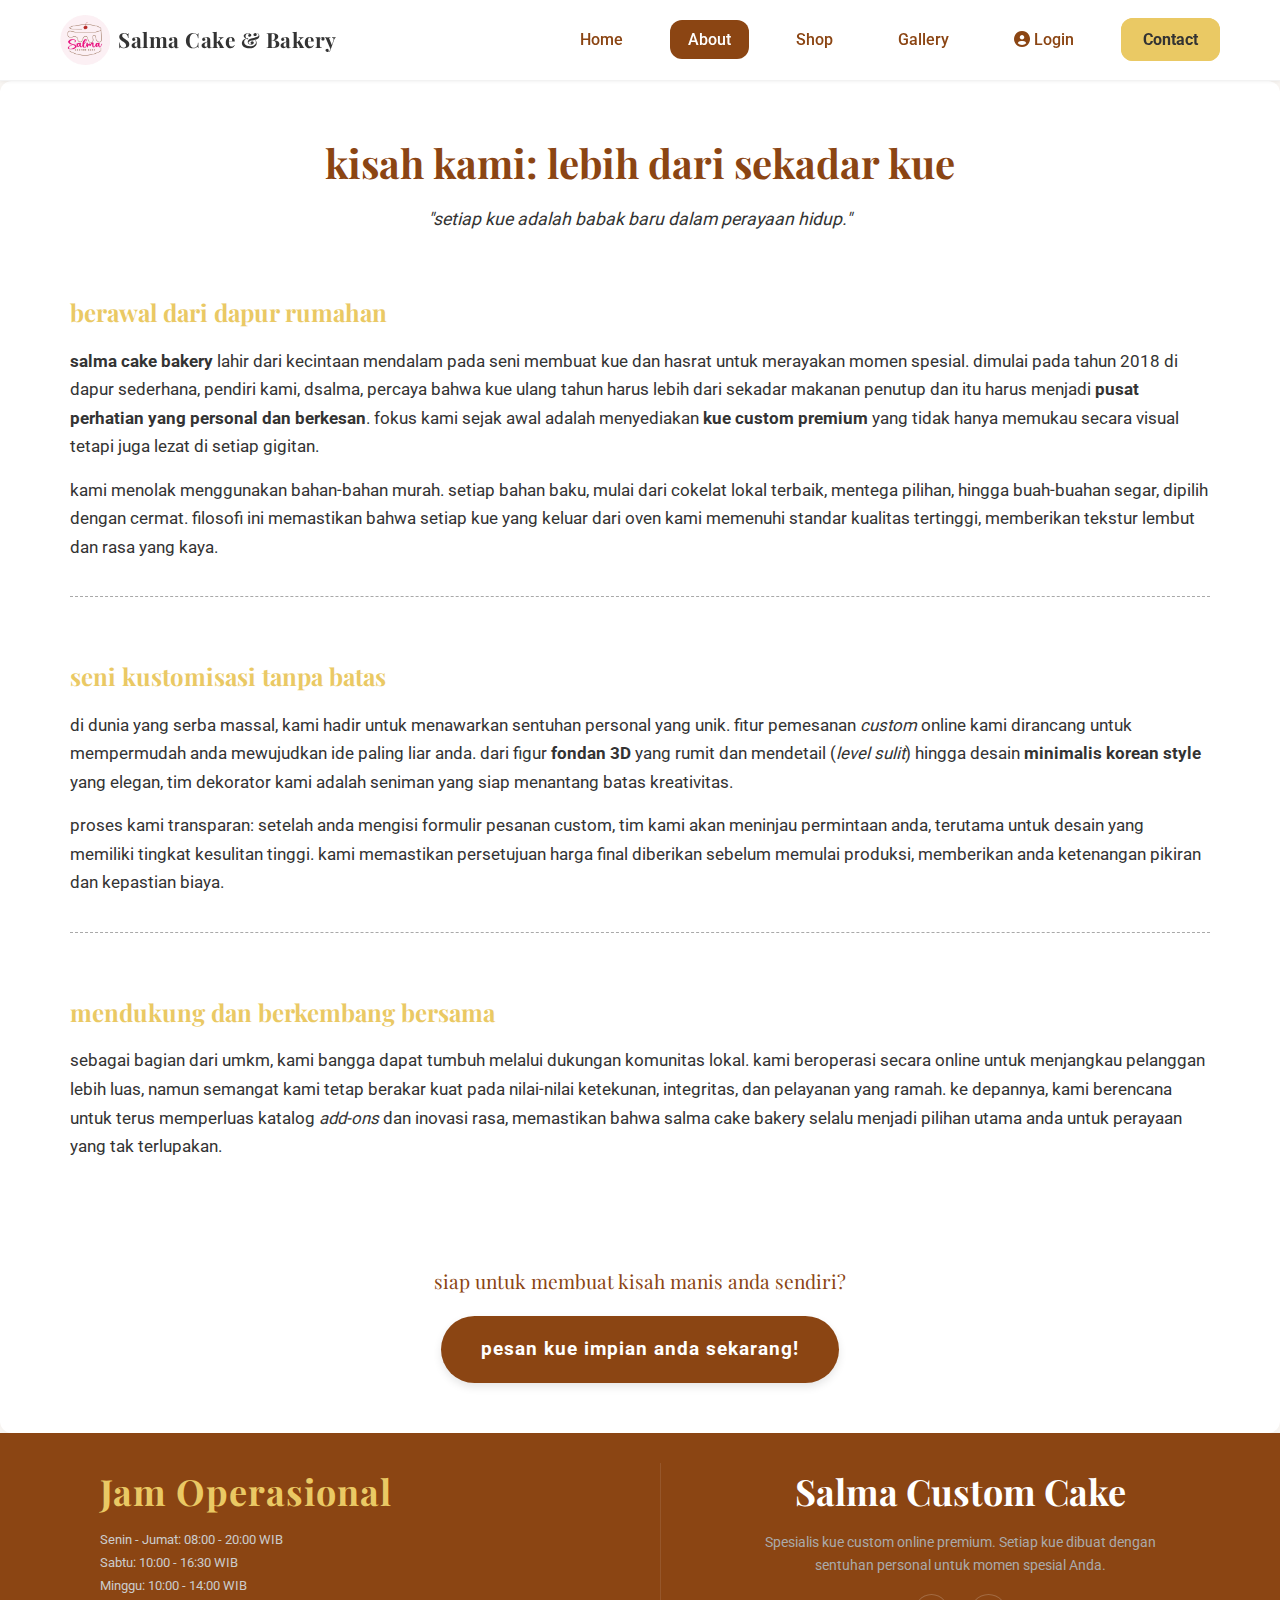
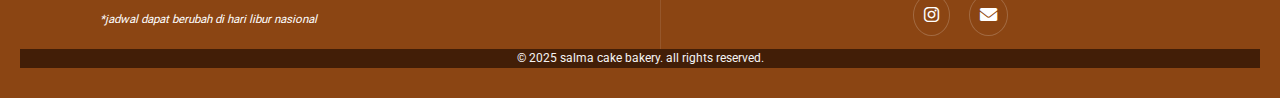
<file: about.html>
<!DOCTYPE html>
<html lang="id">
<head>
    <meta charset="UTF-8">
    <title>Tentang Kami - Salma Cake & Bakery</title>
    <link rel="icon" type="image/png" href="img/logo/logo.png">
    <link rel="stylesheet" href="font/Playfair_Display/PlayfairDisplay.css">
    <link rel="stylesheet" href="font/Roboto/Roboto.css">

    <link rel="stylesheet" href="https://cdnjs.cloudflare.com/ajax/libs/font-awesome/6.0.0-beta3/css/all.min.css"> 
    
    <link rel="stylesheet" href="css/style.css">
</head>
<body>

    <header>
    <a href="index.html" class="logo">
            <img src="img/logo/logo.png" alt="Logo Salma Cake Bakery" class="logo-img">
            Salma Cake & Bakery
        </a>
        <nav class="navbar">
            <a href="index.html">Home</a>
            <a href="about.html" class="active">About</a>
            <a href="form-order.html">Shop</a>
            <a href="gallery.html">Gallery</a>
            <a href="login.html" class="account-icon" title="Login / Akun Saya">
                <i class="fas fa-user-circle"></i> Login
            </a>
            <a href="contact.html" class="cta-button">Contact</a>
        </nav>
    </header>

    <main class="about-content">
        <h1>kisah kami: lebih dari sekadar kue</h1>
        <p class="subtitle" style="text-align: center; font-style: italic; font-size: 1.1em; margin-bottom: 40px;">"setiap kue adalah babak baru dalam perayaan hidup."</p>

        <section class="story-section">
            <h2>berawal dari dapur rumahan</h2>
            <p>
                <b>salma cake bakery</b> lahir dari kecintaan mendalam pada seni membuat kue dan hasrat untuk merayakan momen spesial. dimulai pada tahun 2018 di dapur sederhana, pendiri kami, dsalma, percaya bahwa kue ulang tahun harus lebih dari sekadar makanan penutup dan itu harus menjadi <b>pusat perhatian yang personal dan berkesan</b>. fokus kami sejak awal adalah menyediakan <b>kue custom premium</b> yang tidak hanya memukau secara visual tetapi juga lezat di setiap gigitan.
            </p>
            <p>
                kami menolak menggunakan bahan-bahan murah. setiap bahan baku, mulai dari cokelat lokal terbaik, mentega pilihan, hingga buah-buahan segar, dipilih dengan cermat. filosofi ini memastikan bahwa setiap kue yang keluar dari oven kami memenuhi standar kualitas tertinggi, memberikan tekstur lembut dan rasa yang kaya.
            </p>
        </section>

        <section class="story-section">
            <h2>seni kustomisasi tanpa batas</h2>
            <p>
                di dunia yang serba massal, kami hadir untuk menawarkan sentuhan personal yang unik. fitur pemesanan <i>custom</i> online kami dirancang untuk mempermudah anda mewujudkan ide paling liar anda. dari figur <b>fondan 3D</b> yang rumit dan mendetail (<i>level sulit</i>) hingga desain <b>minimalis korean style</b> yang elegan, tim dekorator kami adalah seniman yang siap menantang batas kreativitas.
            </p>
            <p>
                proses kami transparan: setelah anda mengisi formulir pesanan custom, tim kami akan meninjau permintaan anda, terutama untuk desain yang memiliki tingkat kesulitan tinggi. kami memastikan persetujuan harga final diberikan sebelum memulai produksi, memberikan anda ketenangan pikiran dan kepastian biaya.
            </p>
        </section>

        <section class="story-section">
            <h2>mendukung dan berkembang bersama</h2>
            <p>
                sebagai bagian dari umkm, kami bangga dapat tumbuh melalui dukungan komunitas lokal. kami beroperasi secara online untuk menjangkau pelanggan lebih luas, namun semangat kami tetap berakar kuat pada nilai-nilai ketekunan, integritas, dan pelayanan yang ramah. ke depannya, kami berencana untuk terus memperluas katalog <i>add-ons</i> dan inovasi rasa, memastikan bahwa salma cake bakery selalu menjadi pilihan utama anda untuk perayaan yang tak terlupakan.
            </p>
        </section>

        <div class="cta-about">
            <p>siap untuk membuat kisah manis anda sendiri?</p>
            <a href="form-order.html" class="cta-large">pesan kue impian anda sekarang!</a>
        </div>
    </main>

    <footer>
        <div class="footer-grid">
            <div class="working-hours">
                <h3>Jam Operasional</h3>
                <p>Senin - Jumat: 08:00 - 20:00 WIB</p>
                <p>Sabtu: 10:00 - 16:30 WIB</p>
                <p>Minggu: 10:00 - 14:00 WIB</p>
                <small class="note-disclaimer"><i>*jadwal dapat berubah di hari libur nasional</i></small>
            </div>
            <div class="footer-socmed">
                <a href="index.html" class="footer-logo">Salma Custom Cake</a>
                <p class="footer-description">
                    Spesialis kue custom online premium. Setiap kue dibuat dengan sentuhan personal untuk momen spesial Anda.
                </p>
                <div class="social-icons">
                    <a href="https://instagram.com/kueulangtahunmurahdepok" target="_blank" aria-label="instagram"><i class="fab fa-instagram"></i></a>
                    <a href="https://mail.google.com/mail/?view=cm&fs=1&to=salmacakebakery@gmail.com" target="_blank" aria-label="email"><i class="fas fa-envelope"></i></a>
                </div>
            </div>
        </div>
        <div class="copyright">
            <p>&copy; 2025 salma cake bakery. all rights reserved.</p>
        </div>
    </footer>

    <script src="js/javascript.js"></script>
</body>
</html>
</file>
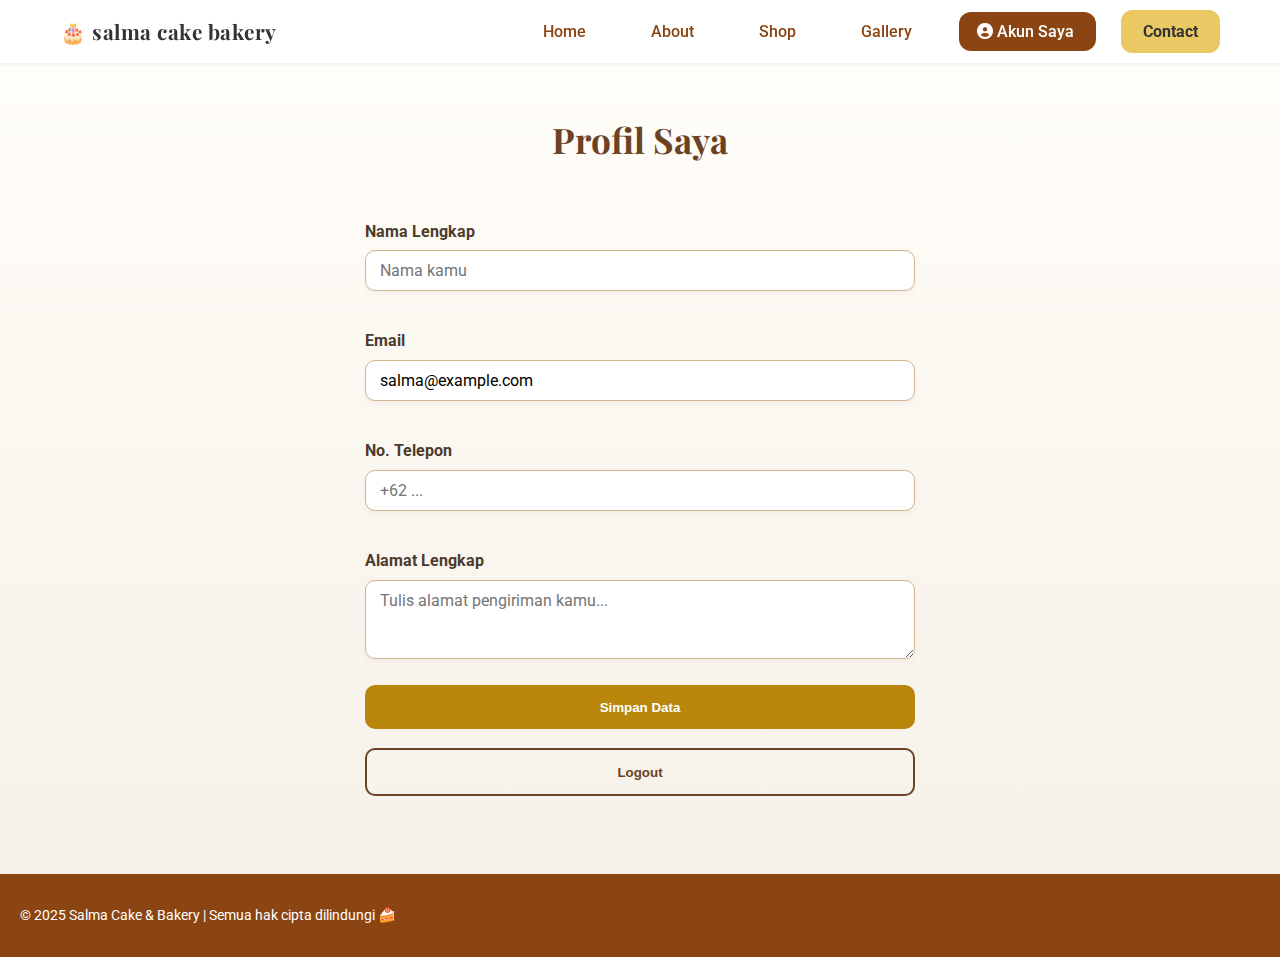
<file: account.html>
<!DOCTYPE html>
<html lang="id">
<head>
  <meta charset="UTF-8">
  <meta name="viewport" content="width=device-width, initial-scale=1.0">
  <title>Akun Saya - Salma Cake & Bakery</title>

  <link rel="stylesheet" href="font/Playfair_Display/PlayfairDisplay.css">
  <link rel="stylesheet" href="font/Roboto/Roboto.css">
  <link rel="stylesheet" href="https://cdnjs.cloudflare.com/ajax/libs/font-awesome/6.0.0-beta3/css/all.min.css">
  <link rel="stylesheet" href="css/style.css">
</head>
<body>

  <header>
    <a href="index.html" class="logo">🎂 salma cake bakery</a>
    <nav class="navbar">
      <a href="index.html">Home</a>
      <a href="about.html">About</a>
      <a href="form-order.html">Shop</a>
      <a href="gallery.html">Gallery</a>
      <a href="account.html" class="account-icon active" title="Akun Saya">
        <i class="fas fa-user-circle"></i> Akun Saya
      </a>
      <a href="contact.html" class="cta-button">Contact</a>
    </nav>
  </header>

    <main class="account-page">
    <h1>Profil Saya</h1>

    <form id="accountForm" class="profile-form">
        <div class="form-group">
        <label for="name">Nama Lengkap</label>
        <input type="text" id="name" name="name" placeholder="Nama kamu" required>
        </div>

        <div class="form-group">
        <label for="email">Email</label>
        <input type="email" id="email" name="email" readonly>
        </div>

        <div class="form-group">
        <label for="phone">No. Telepon</label>
        <input type="text" id="phone" name="phone" placeholder="+62 ...">
        </div>

        <div class="form-group">
        <label for="address">Alamat Lengkap</label>
        <textarea id="address" name="address" rows="3" placeholder="Tulis alamat pengiriman kamu..."></textarea>
        </div>

        <button type="submit" class="save-btn">Simpan Data</button>
        <button id="logout-btn" class="logout-btn">Logout</button>
    </form>
    </main>

  <footer>
    <p>© 2025 Salma Cake & Bakery | Semua hak cipta dilindungi 🍰</p>
  </footer>

  <script>
    document.addEventListener("DOMContentLoaded", function() {
      const form = document.getElementById("accountForm");
      const logoutBtn = document.getElementById("logout-btn");

      // ambil data user dari localStorage
      const userData = JSON.parse(localStorage.getItem("userData")) || {};

      // isi form pakai data yang tersimpan
      if (userData) {
        document.getElementById("name").value = userData.name || "";
        document.getElementById("email").value = userData.email || "salma@example.com";
        document.getElementById("phone").value = userData.phone || "";
        document.getElementById("address").value = userData.address || "";
      }

      // simpan data ke localStorage
      form.addEventListener("submit", function(e) {
        e.preventDefault();
        const updatedData = {
          name: document.getElementById("name").value,
          email: document.getElementById("email").value,
          phone: document.getElementById("phone").value,
          address: document.getElementById("address").value
        };
        localStorage.setItem("userData", JSON.stringify(updatedData));
        alert("Data berhasil disimpan! 🍰");
      });

      // logout
      logoutBtn.addEventListener("click", function() {
        localStorage.removeItem("isLoggedIn");
        localStorage.removeItem("userData");
        alert("Kamu telah logout 🩷");
        window.location.href = "login.html";
      });
    });
  </script>
</body>
</html>
</file>
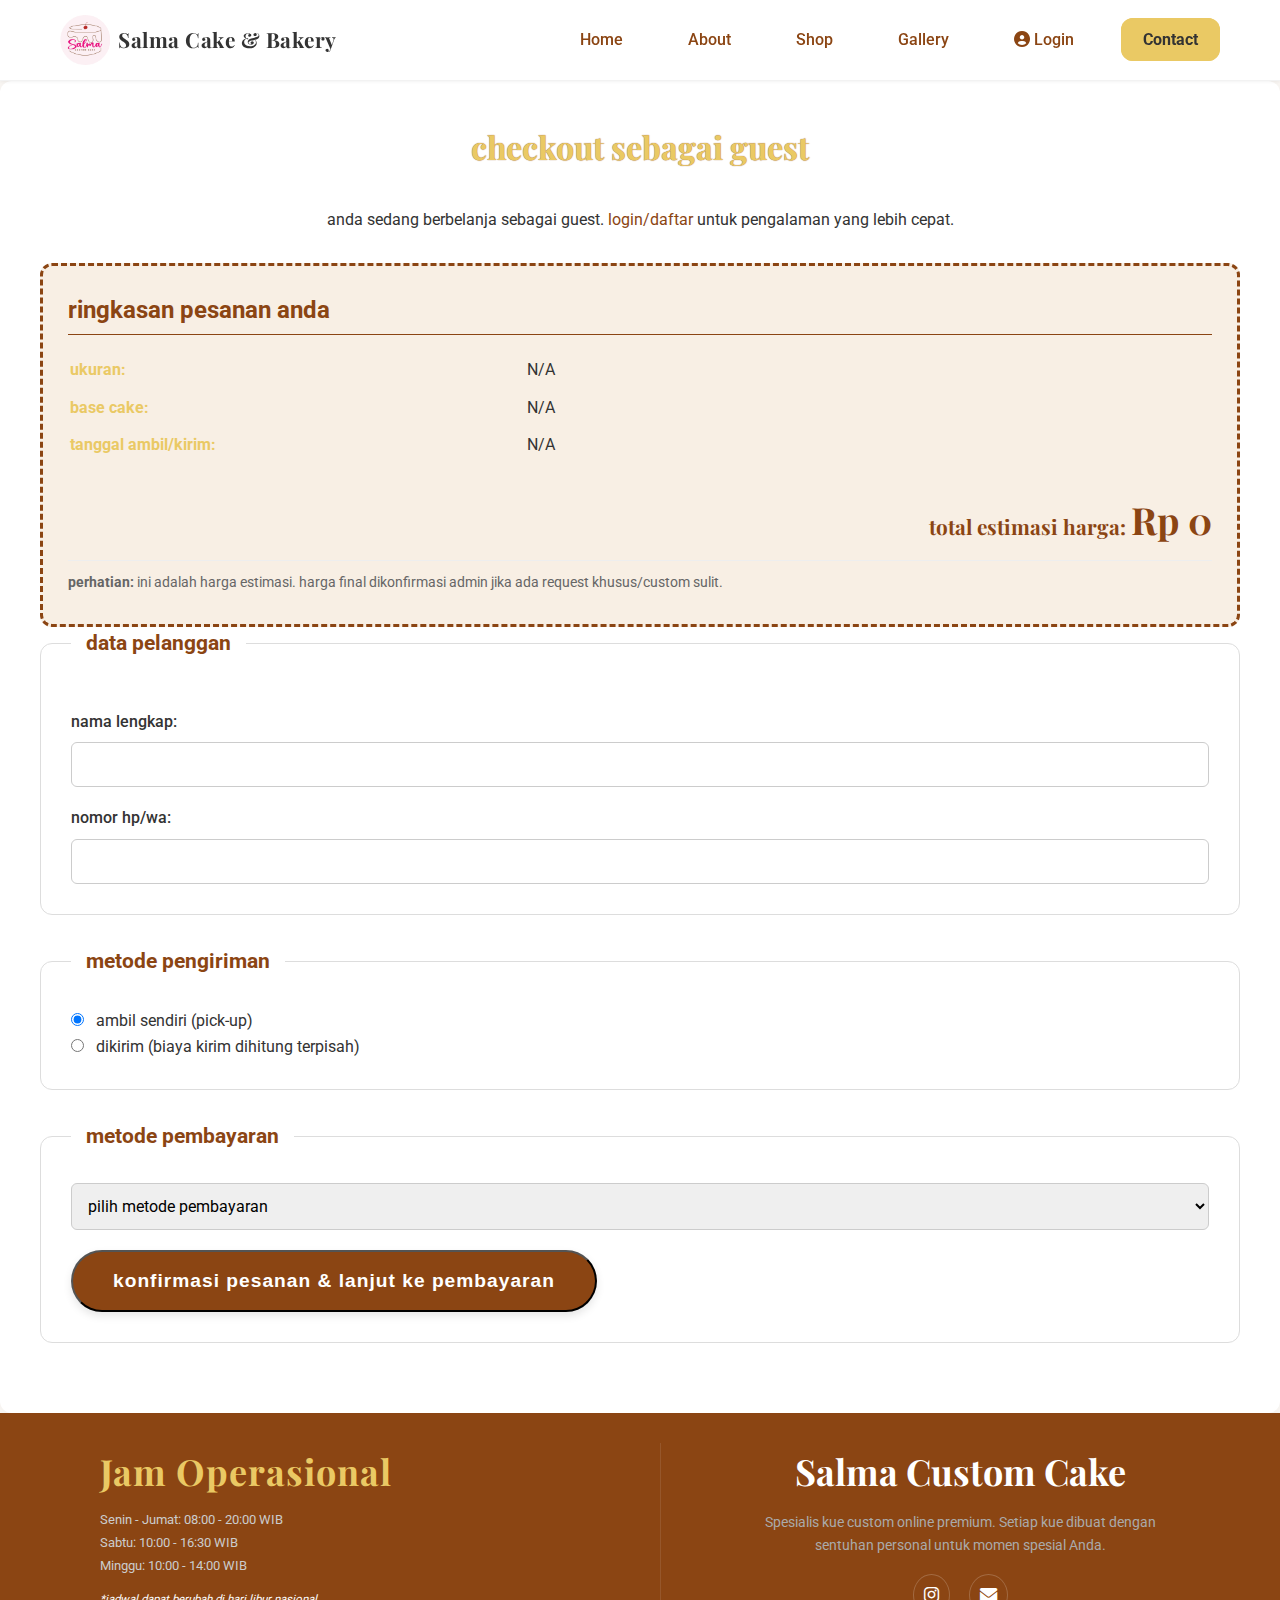
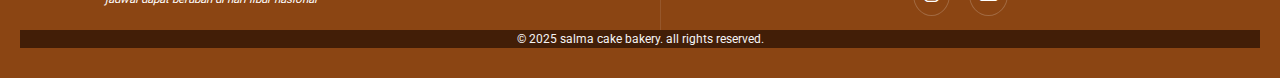
<file: checkout.html>
<!DOCTYPE html>
<html lang="id">
<head>
    <meta charset="UTF-8">
    <title>Checkout - Salma Cake & Bakery</title>
    <link rel="icon" type="image/png" href="img/logo/logo.png">
    <link rel="stylesheet" href="font/Playfair_Display/PlayfairDisplay.css">
    <link rel="stylesheet" href="font/Roboto/Roboto.css">

    <link rel="stylesheet" href="https://cdnjs.cloudflare.com/ajax/libs/font-awesome/6.0.0-beta3/css/all.min.css"> 
    
    <link rel="stylesheet" href="css/style.css">
</head>
<body>

    <header>
        <a href="index.html" class="logo">
            <img src="img/logo/logo.png" alt="Logo Salma Cake Bakery" class="logo-img">
            Salma Cake & Bakery
        </a>
        <nav class="navbar">
            <a href="index.html">Home</a>
            <a href="about.html">About</a>
            <a href="form-order.html">Shop</a>
            <a href="gallery.html">Gallery</a>
            <a href="login.html" class="account-icon" title="Login / Akun Saya">
                <i class="fas fa-user-circle"></i> Login
            </a>
            <a href="contact.html" class="cta-button">Contact</a>
        </nav>
    </header>

    <main class="checkout-content">
        <h1 id="checkout-title">checkout sebagai guest</h1>
        <p id="checkout-status" style="text-align: center; color: var(--text-muted); margin-bottom: 30px;">
            anda sedang berbelanja sebagai guest. <a href="login.html">login/daftar</a> untuk pengalaman yang lebih cepat.
        </p>
        
        <div id="checkoutSummary">
            <h2>ringkasan pesanan anda</h2>
            <table>
                <tr><th>ukuran:</th><td id="checkout_ukuran"></td></tr>
                <tr><th>base cake:</th><td id="checkout_base_cake"></td></tr>
                <tr><th>tanggal ambil/kirim:</th><td id="checkout_tanggal"></td></tr>
            </table>
            
            <h3 class="total-harga">total estimasi harga: <span id="checkout_total">rp 0</span></h3>
            <p class="warning-note">
                <b>perhatian:</b> ini adalah harga estimasi. harga final dikonfirmasi admin jika ada request khusus/custom sulit.
            </p>
        </div>

        <form id="checkoutForm">
            <fieldset>
                <legend>data pelanggan</legend>
                <label for="nama">nama lengkap:</label>
                <input type="text" id="nama" name="nama" required>
                
                <label for="nohp">nomor hp/wa:</label>
                <input type="tel" id="nohp" name="nohp" required minlength="10" title="nomor hp/wa minimal 10 digit">
            </fieldset>

            <fieldset>
                <legend>metode pengiriman</legend>
                <input type="radio" id="ambil" name="metode_kirim" value="ambil" checked for="ambil"> ambil sendiri (pick-up)<br>
                
                <input type="radio" id="kirim" name="metode_kirim" value="kirim" for="kirim"> dikirim (biaya kirim dihitung terpisah)
                
                <div id="alamat_kirim" style="display:none;">
                    <label for="alamat">alamat lengkap:</label>
                    <textarea id="alamat" name="alamat" rows="3" placeholder="masukkan alamat lengkap anda..."></textarea>
                </div>
            </fieldset>
            
            <fieldset>
                <legend>metode pembayaran</legend>
                <select id="payment_method" name="payment_method" required>
                    <option value="">pilih metode pembayaran</option>
                    <option value="transfer_bca">transfer bank bca</option>
                    <option value="transfer_mandiri">transfer bank mandiri</option>
                    <option value="ewallet">e-wallet (dana/ovo)</option>
                </select>
                <button type="submit" class="cta-large">konfirmasi pesanan & lanjut ke pembayaran</button>
            </fieldset>
        </form>
    </main>

    <footer>
        <div class="footer-grid">
            <div class="working-hours">
                <h3>Jam Operasional</h3>
                <p>Senin - Jumat: 08:00 - 20:00 WIB</p>
                <p>Sabtu: 10:00 - 16:30 WIB</p>
                <p>Minggu: 10:00 - 14:00 WIB</p>
                <small class="note-disclaimer"><i>*jadwal dapat berubah di hari libur nasional</i></small>
            </div>
            <div class="footer-socmed">
                <a href="index.html" class="footer-logo">Salma Custom Cake</a>
                <p class="footer-description">
                    Spesialis kue custom online premium. Setiap kue dibuat dengan sentuhan personal untuk momen spesial Anda.
                </p>
                <div class="social-icons">
                    <a href="https://instagram.com/kueulangtahunmurahdepok" target="_blank" aria-label="instagram"><i class="fab fa-instagram"></i></a>
                    <a href="https://mail.google.com/mail/?view=cm&fs=1&to=salmacakebakery@gmail.com" target="_blank" aria-label="email"><i class="fas fa-envelope"></i></a>
                </div>
            </div>
        </div>
        <div class="copyright">
            <p>&copy; 2025 salma cake bakery. all rights reserved.</p>
        </div>
    </footer>

    <script src="js/javascript.js"></script>
</body>
</html>
</file>
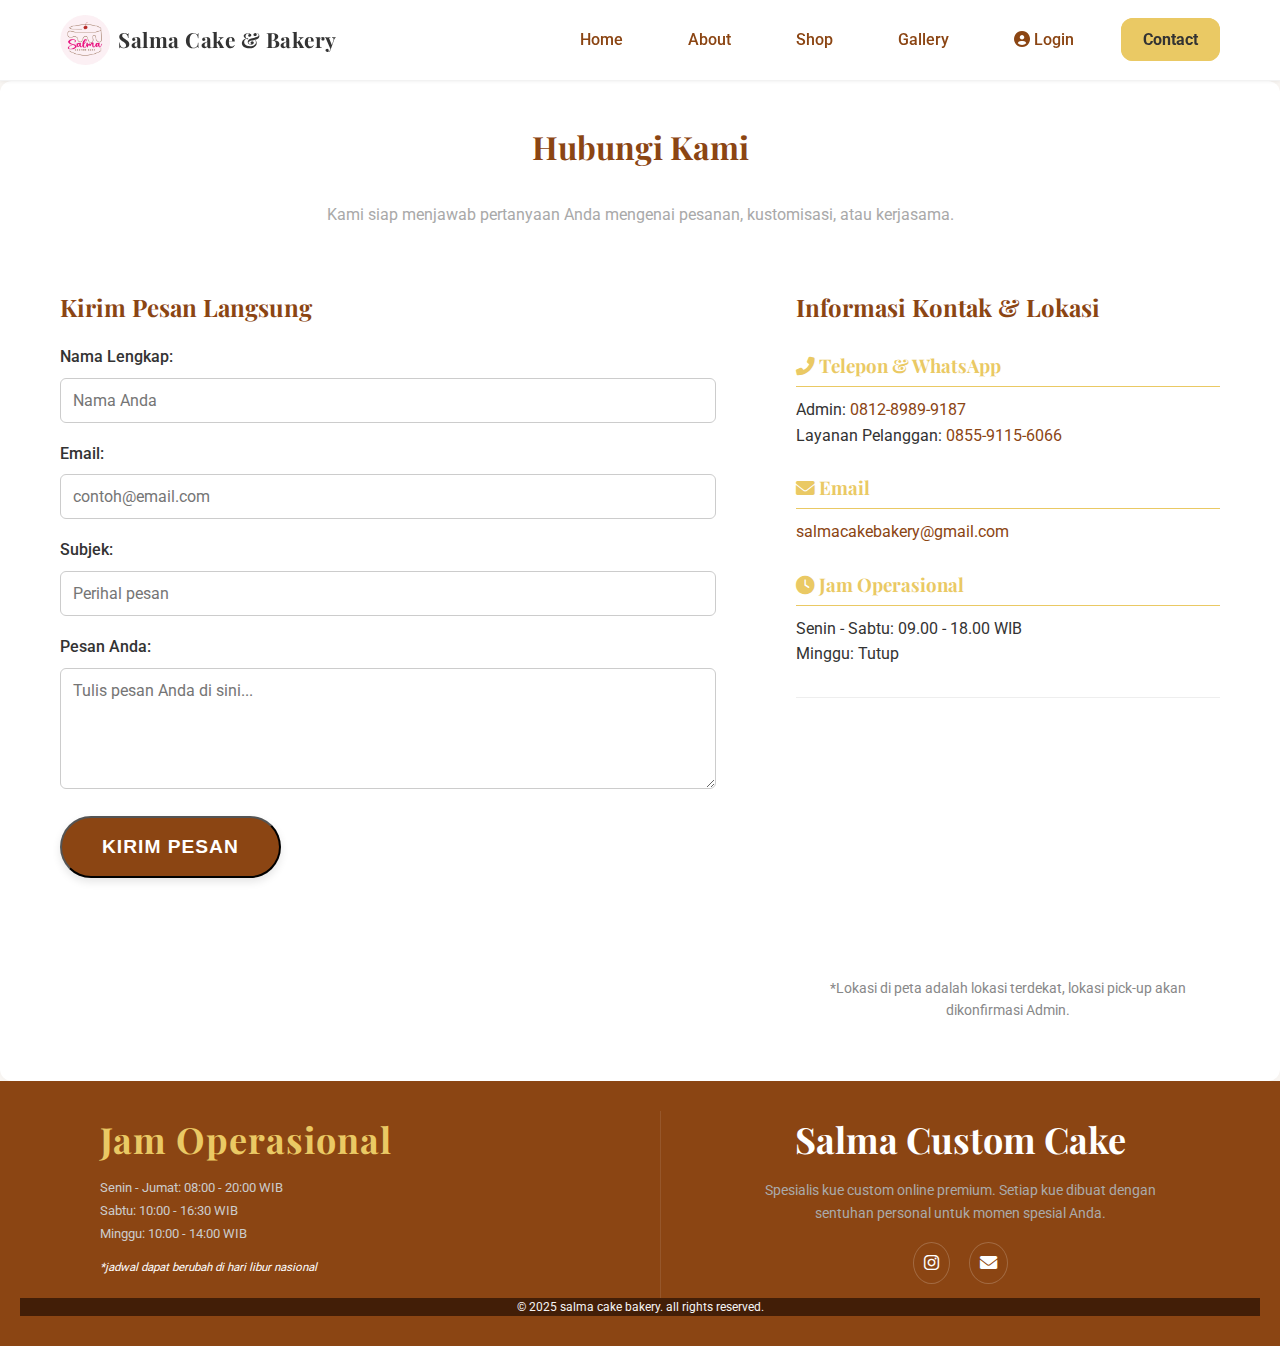
<file: contact.html>
<!DOCTYPE html>
<html lang="id">
<head>
    <meta charset="UTF-8">
    <meta name="viewport" content="width=device-width, initial-scale=1.0">
    <title>Contact Us - Salma Cake & Bakery</title>
    <link rel="icon" type="image/png" href="img/logo/logo.png">
    <link rel="stylesheet" href="font/Playfair_Display/PlayfairDisplay.css">
    <link rel="stylesheet" href="font/Roboto/Roboto.css">
    
    <link rel="stylesheet" href="https://cdnjs.cloudflare.com/ajax/libs/font-awesome/6.0.0-beta3/css/all.min.css">
    
    <link rel="stylesheet" href="css/style.css">
</head>
<body>

    <header>
        <a href="index.html" class="logo">
            <img src="img/logo/logo.png" alt="Logo Salma Cake Bakery" class="logo-img">
            Salma Cake & Bakery
        </a>
        <nav class="navbar">
            <a href="index.html">Home</a>
            <a href="about.html">About</a>
            <a href="form-order.html">Shop</a>
            <a href="gallery.html">Gallery</a>
            <a href="login.html" class="account-icon" title="Login / Akun Saya">
                <i class="fas fa-user-circle"></i> Login
            </a>
            <a href="contact.html" class="cta-button" class="active">Contact</a>
        </nav>
    </header>

    <main class="contact-content">
        <h1>Hubungi Kami</h1>
        <p class="subtitle" style="text-align: center; margin-bottom: 40px; color: var(--accent-color);">Kami siap menjawab pertanyaan Anda mengenai pesanan, kustomisasi, atau kerjasama.</p>

        <div class="contact-grid">
            
            <div class="form-container">
                <h2>Kirim Pesan Langsung</h2>
                <form id="contactForm">
                    <label for="contact_nama">Nama Lengkap:</label>
                    <input type="text" id="contact_nama" name="contact_nama" placeholder="Nama Anda" required>

                    <label for="contact_email">Email:</label>
                    <input type="email" id="contact_email" name="contact_email" placeholder="contoh@email.com" required>

                    <label for="contact_subject">Subjek:</label>
                    <input type="text" id="contact_subject" name="contact_subject" placeholder="Perihal pesan" required>

                    <label for="contact_message">Pesan Anda:</label>
                    <textarea id="contact_message" name="contact_message" rows="5" placeholder="Tulis pesan Anda di sini..." required></textarea>

                    <button type="submit" class="cta-large">KIRIM PESAN</button>
                </form>
            </div>

            <div class="info-map-container">
                <h2>Informasi Kontak & Lokasi</h2>
                
                <div class="info-card-contact">
                    <h3><i class="fas fa-phone-alt"></i> Telepon & WhatsApp</h3>
                    <p>
                        Admin: <a href="https://wa.me/6281289899187" target="_blank">0812-8989-9187</a><br>
                        Layanan Pelanggan: <a href="https://wa.me/6285591156066" target="_blank">0855-9115-6066</a>
                    </p>
                    
                    <h3><i class="fas fa-envelope"></i> Email</h3>
                    <p>
                        <a href="https://mail.google.com/mail/?view=cm&fs=1&to=salmacakebakery@gmail.com" target="_blank">salmacakebakery@gmail.com</a>
                    </p>

                    <h3><i class="fas fa-clock"></i> Jam Operasional</h3>
                    <p>
                        Senin - Sabtu: 09.00 - 18.00 WIB<br>
                        Minggu: Tutup
                    </p>
                </div>
                
                <div class="map-placeholder">
                    <iframe 
                        src="https://www.google.com/maps/embed?pb=!1m18!1m12!1m3!1d589.4084962565034!2d106.80859282433205!3d-6.387299933136924!2m3!1f0!2f0!3f0!3m2!1i1024!2i768!4f13.1!3m3!1m2!1s0x2e69e99350eaa84b%3A0x5830756ddbad98a8!2sArchitect%20interior%20%26%20exterior!5e0!3m2!1sen!2sid!4v1759301171807!5m2!1sen!2sid"
                        width="100%" 
                        height="300" 
                        style="border:0;" 
                        allowfullscreen="" 
                        loading="lazy" 
                        referrerpolicy="no-referrer-when-downgrade">
                    </iframe>
                    <p class="map-caption">*Lokasi di peta adalah lokasi terdekat, lokasi pick-up akan dikonfirmasi Admin.</p>
                </div>
            </div>
        </div>
    </main>

    <footer>
        <div class="footer-grid">
            <div class="working-hours">
                <h3>Jam Operasional</h3>
                <p>Senin - Jumat: 08:00 - 20:00 WIB</p>
                <p>Sabtu: 10:00 - 16:30 WIB</p>
                <p>Minggu: 10:00 - 14:00 WIB</p>
                <small class="note-disclaimer"><i>*jadwal dapat berubah di hari libur nasional</i></small>
            </div>
            <div class="footer-socmed">
                <a href="index.html" class="footer-logo">Salma Custom Cake</a>
                <p class="footer-description">
                    Spesialis kue custom online premium. Setiap kue dibuat dengan sentuhan personal untuk momen spesial Anda.
                </p>
                <div class="social-icons">
                    <a href="https://instagram.com/kueulangtahunmurahdepok" target="_blank" aria-label="instagram"><i class="fab fa-instagram"></i></a>
                    <a href="https://mail.google.com/mail/?view=cm&fs=1&to=salmacakebakery@gmail.com" target="_blank" aria-label="email"><i class="fas fa-envelope"></i></a>
                </div>
            </div>
        </div>
        <div class="copyright">
            <p>&copy; 2025 salma cake bakery. all rights reserved.</p>
        </div>
    </footer>

    <script src="js/javascript.js"></script>
    <script>
        // Logika dikembalikan menggunakan alert()
        document.getElementById('contactForm').addEventListener('submit', function(e) {
            e.preventDefault();
            alert('Pesan berhasil dikirim! Kami akan segera menghubungi Anda. Terima kasih telah menghubungi Salma Cake Bakery.');
            this.reset();
        });
    </script>
</body>
</html>
</file>
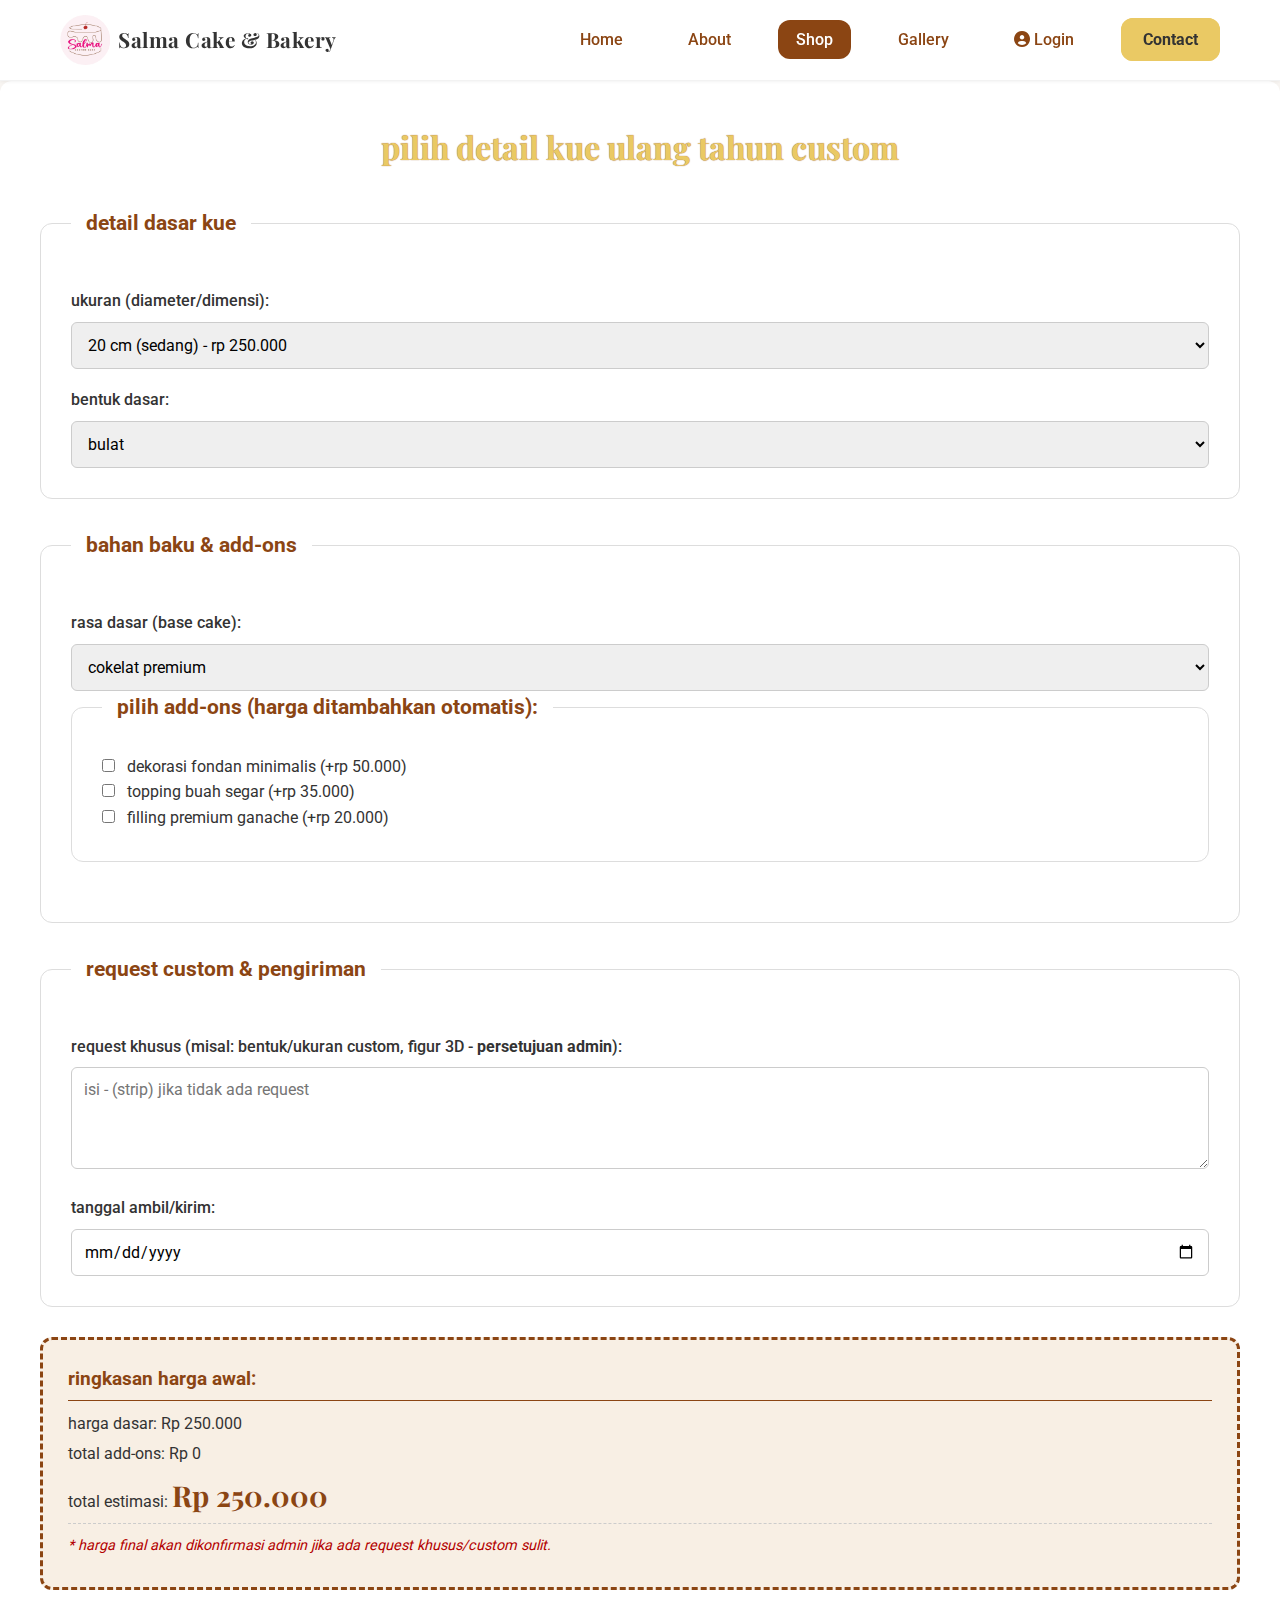
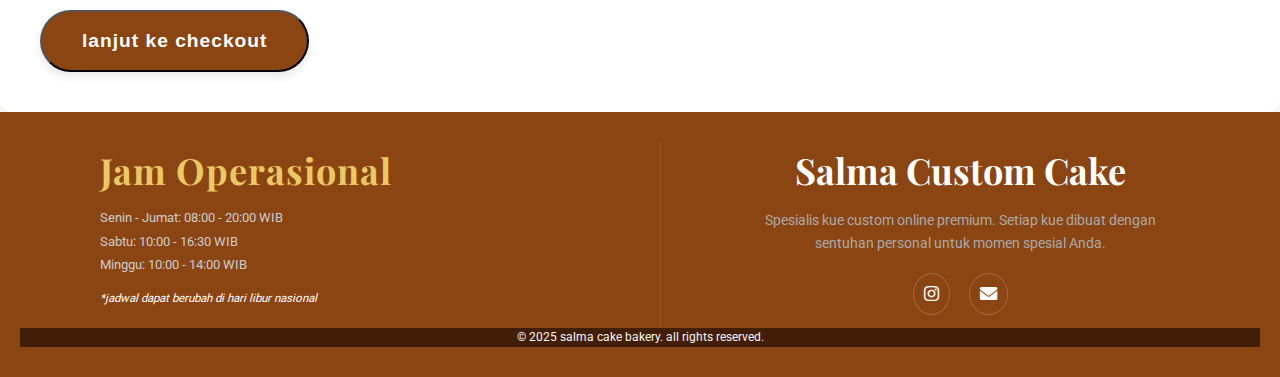
<file: form-order.html>
<!DOCTYPE html>
<html lang="id">
<head>
    <meta charset="UTF-8">
    <title>Order Form - Salma Cake & Bakery</title>
     <link rel="icon" type="image/png" href="img/logo/logo.png">
    <link rel="stylesheet" href="font/Playfair_Display/PlayfairDisplay.css">
    <link rel="stylesheet" href="font/Roboto/Roboto.css">

    <link rel="stylesheet" href="https://cdnjs.cloudflare.com/ajax/libs/font-awesome/6.0.0-beta3/css/all.min.css"> 
    
    <link rel="stylesheet" href="css/style.css">
</head>
<body>

    <header>
        <a href="index.html" class="logo">
            <img src="img/logo/logo.png" alt="Logo Salma Cake Bakery" class="logo-img">
            Salma Cake & Bakery
        </a>
         <nav class="navbar">
            <a href="index.html">Home</a>
            <a href="about.html">About</a>
            <a href="form-order.html" class="active">Shop</a>
            <a href="gallery.html">Gallery</a>
            <a href="login.html" class="account-icon" title="Login / Akun Saya">
                <i class="fas fa-user-circle"></i> Login
            </a>
            <a href="contact.html" class="cta-button">Contact</a>
        </nav>
    </header>
    
    <main class="form-content">
        <h1>pilih detail kue ulang tahun custom</h1>
        <form id="customOrderForm">

            <fieldset>
                <legend>detail dasar kue</legend>
                <label for="ukuran">ukuran (diameter/dimensi):</label>
                <select id="ukuran" name="ukuran" required>
                    <option value="15_cm">15 cm (kecil) - rp 150.000</option>
                    <option value="20_cm" selected>20 cm (sedang) - rp 250.000</option>
                    <option value="20x20_cm">20x20 cm (persegi besar) - rp 300.000</option>
                </select>

                <label for="bentuk">bentuk dasar:</label>
                <select id="bentuk" name="bentuk" required>
                    <option value="bulat">bulat</option>
                    <option value="persegi">persegi</option>
                    <option value="hati">hati</option>
                </select>
            </fieldset>

            <fieldset>
                <legend>bahan baku & add-ons</legend>

                <label for="base_cake">rasa dasar (base cake):</label>
                <select id="base_cake" name="base_cake" required>
                    <option value="cokelat">cokelat premium</option>
                    <option value="vanilla">vanilla butter</option>
                    <option value="red_velvet">red velvet (+rp 25.000)</option>
                </select>
                
                <fieldset><legend>pilih add-ons (harga ditambahkan otomatis):</legend>

                <input type="checkbox" id="addons1" name="addons" value="fondan_minimalis" data-price="50000"> dekorasi fondan minimalis (+rp 50.000)<br>

                <input type="checkbox" id="addons2" name="addons" value="buah_segar" data-price="35000"> topping buah segar (+rp 35.000)<br>
                
                <input type="checkbox" id="addons3" name="addons" value="filling_premium" data-price="20000"> filling premium ganache (+rp 20.000)</fieldset>
            </fieldset>

            <fieldset>
                <legend>request custom & pengiriman</legend>
                <label for="request_khusus">request khusus (misal: bentuk/ukuran custom, figur 3D - <b>persetujuan admin</b>):</label>
                <textarea id="request_khusus" name="request_khusus" rows="4" required placeholder="isi - (strip) jika tidak ada request"></textarea>

                <label for="tanggal_ambil">tanggal ambil/kirim:</label>
                <input type="date" id="tanggal_ambil" name="tanggal_ambil" required>
            </fieldset>

            <div id="ringkasan_harga">
                <h3>ringkasan harga awal:</h3>
                <p>harga dasar: <span id="harga_dasar">rp 0</span></p>
                <p>total add-ons: <span id="total_addons">rp 0</span></p>
                <p>total estimasi: <strong id="total_estimasi">rp 0</strong></p>
                <p class="notif-custom">
                    * harga final akan dikonfirmasi admin jika ada request khusus/custom sulit.
                </p>
            </div>

            <button type="submit" class="cta-large">lanjut ke checkout</button>
        </form>
    </main>

    <footer>
        <div class="footer-grid">
            <div class="working-hours">
                <h3>Jam Operasional</h3>
                <p>Senin - Jumat: 08:00 - 20:00 WIB</p>
                <p>Sabtu: 10:00 - 16:30 WIB</p>
                <p>Minggu: 10:00 - 14:00 WIB</p>
                <small class="note-disclaimer"><i>*jadwal dapat berubah di hari libur nasional</i></small>
            </div>
            <div class="footer-socmed">
                <a href="index.html" class="footer-logo">Salma Custom Cake</a>
                <p class="footer-description">
                    Spesialis kue custom online premium. Setiap kue dibuat dengan sentuhan personal untuk momen spesial Anda.
                </p>
                <div class="social-icons">
                    <a href="https://instagram.com/kueulangtahunmurahdepok" target="_blank" aria-label="instagram"><i class="fab fa-instagram"></i></a>
                    <a href="https://mail.google.com/mail/?view=cm&fs=1&to=salmacakebakery@gmail.com" target="_blank" aria-label="email"><i class="fas fa-envelope"></i></a>
                </div>
            </div>
        </div>
        <div class="copyright">
            <p>&copy; 2025 salma cake bakery. all rights reserved.</p>
        </div>
    </footer>

    <script src="js/javascript.js"></script>
</body>
</html>
</file>
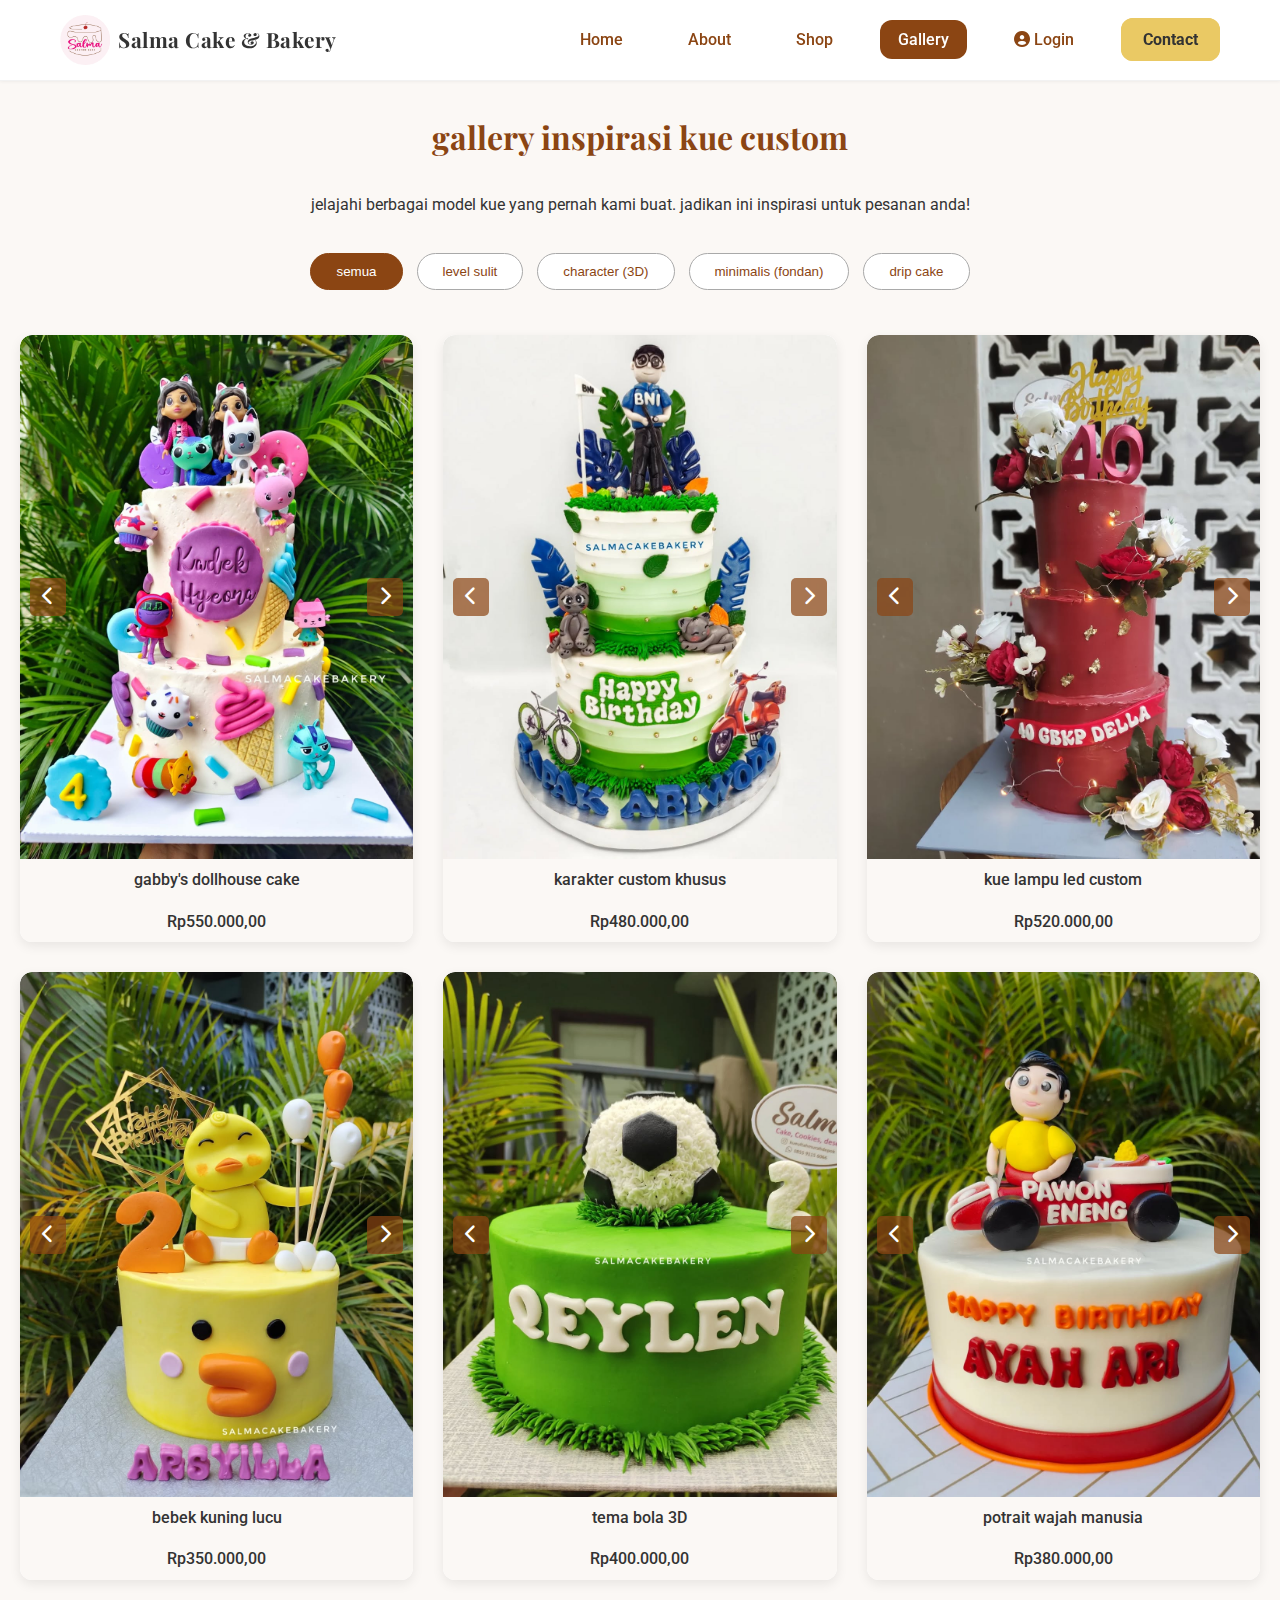
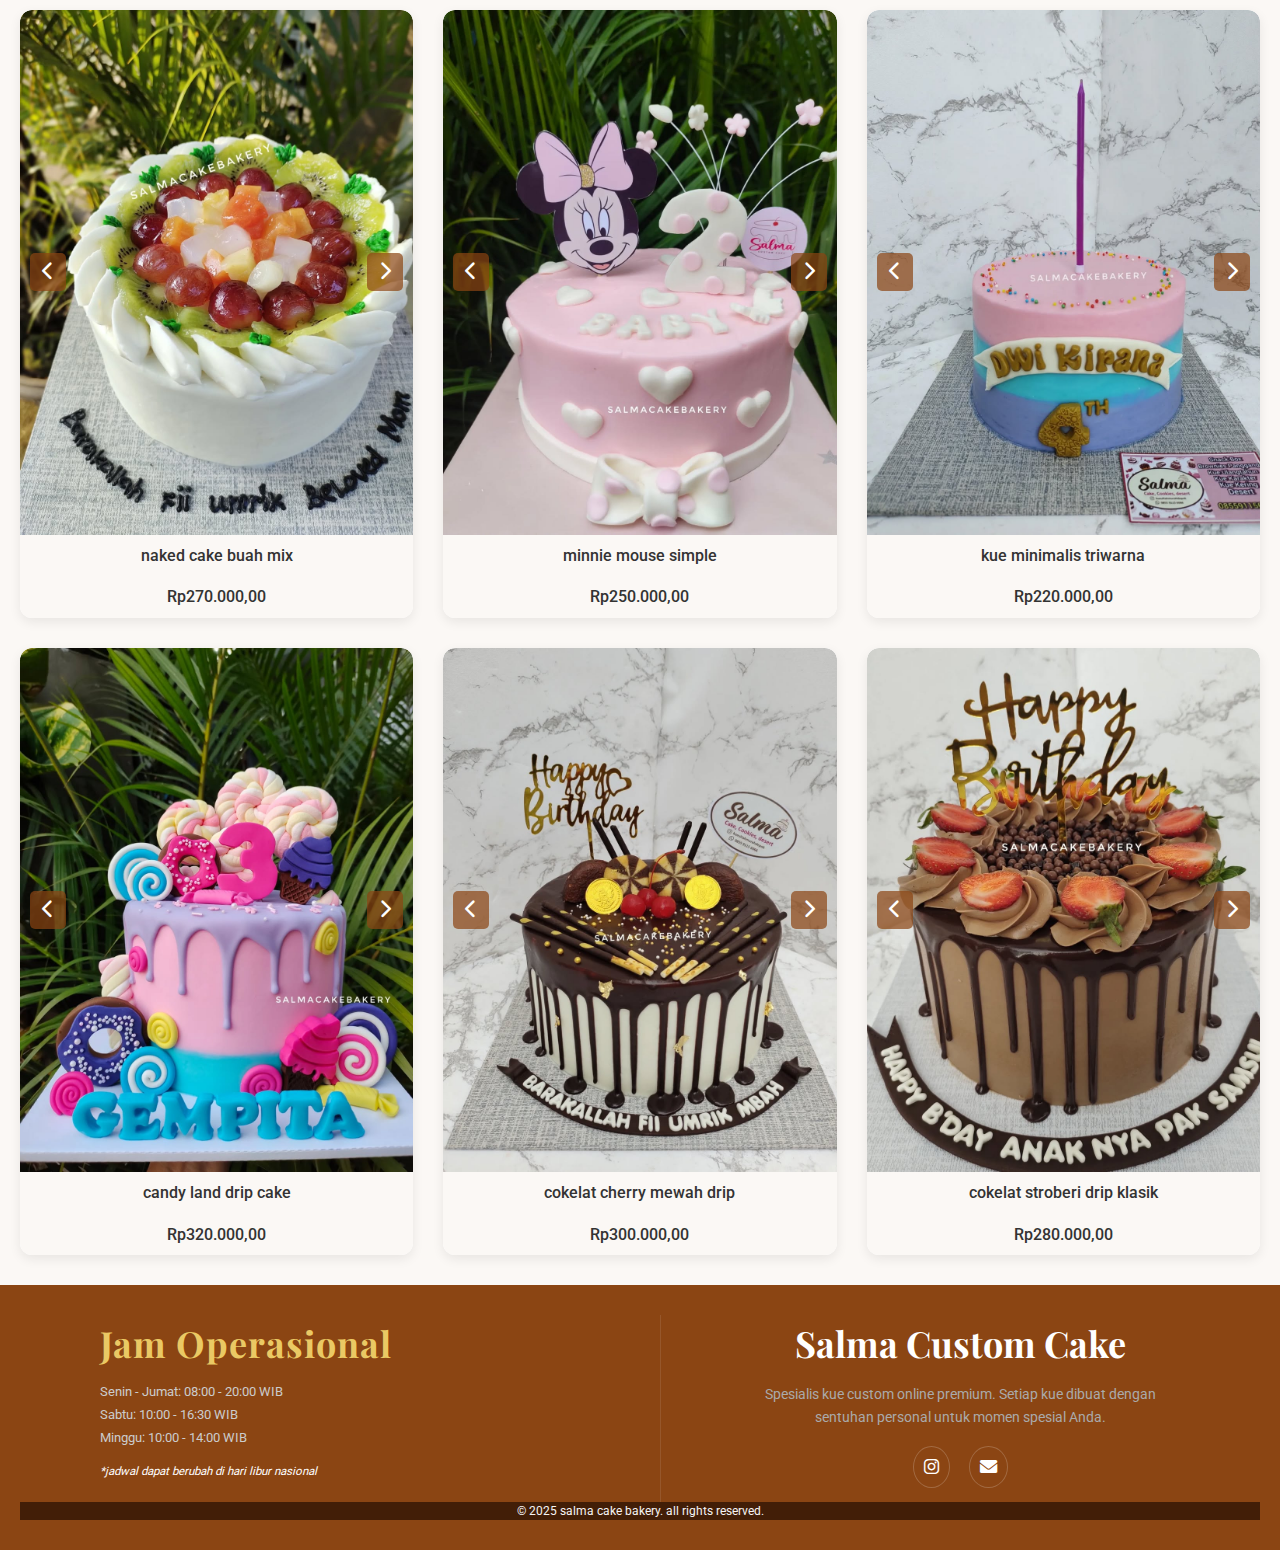
<file: gallery.html>
<!DOCTYPE html>
<html lang="id">
<head>
    <meta charset="UTF-8">
    <title>Gallery - Salma Cake & Bakery</title>
    <link rel="icon" type="image/png" href="img/logo/logo.png">
    <link rel="stylesheet" href="font/Playfair_Display/PlayfairDisplay.css">
    <link rel="stylesheet" href="font/Roboto/Roboto.css">

    <link rel="stylesheet" href="https://cdnjs.cloudflare.com/ajax/libs/font-awesome/6.0.0-beta3/css/all.min.css"> 
    
    <link rel="stylesheet" href="css/style.css"> 
    <link rel="stylesheet" href="css/slider.css"> </head>
<body>

    <header>
        <a href="index.html" class="logo">
            <img src="img/logo/logo.png" alt="Logo Salma Cake Bakery" class="logo-img">
            Salma Cake & Bakery
        </a>
        <nav class="navbar">
            <a href="index.html">Home</a>
            <a href="about.html">About</a>
            <a href="form-order.html">Shop</a>
            <a href="gallery.html" class="active">Gallery</a>
            <a href="login.html" class="account-icon" title="Login / Akun Saya">
                <i class="fas fa-user-circle"></i> Login
            </a>
            <a href="contact.html" class="cta-button" class="active">Contact</a>
        </nav>
    </header>

    <main class="gallery-content">
        <h1>gallery inspirasi kue custom</h1>
        <p style="text-align: center; margin-bottom: 30px;">jelajahi berbagai model kue yang pernah kami buat. jadikan ini inspirasi untuk pesanan anda!</p>

        <div class="katalog-filter">
            <button class="active" data-filter="semua">semua</button>
            <button data-filter="sulit">level sulit</button>
            <button data-filter="karakter">character (3D)</button>
            <button data-filter="minimalis">minimalis (fondan)</button>
            <button data-filter="drip">drip cake</button>
        </div>

        <div class="katalog-grid">
            
            <script>
                const galleryData = [
                    { id: 'gabby', category: 'sulit', title: "gabby's dollhouse cake", ext: 'jpg', price: 'Rp550.000,00', slides: 3 },
                    { id: 'customchar', category: 'sulit', title: "karakter custom khusus", ext: 'webp', price: 'Rp480.000,00', slides: 3 },
                    { id: 'customlampu', category: 'sulit', title: "kue lampu led custom", ext: 'webp', price: 'Rp520.000,00', slides: 3 },
                    { id: 'bebek', category: 'karakter', title: "bebek kuning lucu", ext: 'webp', price: 'Rp350.000,00', slides: 3 },
                    { id: 'bola', category: 'karakter', title: "tema bola 3D", ext: 'webp', price: 'Rp400.000,00', slides: 3 },
                    { id: 'human', category: 'karakter', title: "potrait wajah manusia", ext: 'webp', price: 'Rp380.000,00', slides: 3 },
                    { id: 'buah', category: 'minimalis', title: "naked cake buah mix", ext: 'webp', price: 'Rp270.000,00', slides: 2 },
                    { id: 'minnie', category: 'minimalis', title: "minnie mouse simple", ext: 'webp', price: 'Rp250.000,00', slides: 3 },
                    { id: 'triwarna', category: 'minimalis', title: "kue minimalis triwarna", ext: 'webp', price: 'Rp220.000,00', slides: 3 },
                    { id: 'candy', category: 'drip', title: "candy land drip cake", ext: 'webp', price: 'Rp320.000,00', slides: 2 },
                    { id: 'cokelatcherry', category: 'drip', title: "cokelat cherry mewah drip", ext: 'webp', price: 'Rp300.000,00', slides: 3 },
                    { id: 'cokelatstoberi', category: 'drip', title: "cokelat stroberi drip klasik", ext: 'webp', price: 'Rp280.000,00', slides: 3 },
                ];
                
                function createGalleryItem(item) {
                    let imagesHtml = '';
                    for (let i = 1; i <= item.slides; i++) {
                        imagesHtml += `<img src="img/${item.category}/${item.id}${i}.${item.ext}" alt="${item.title} - slide ${i}">`;
                    }

                    const html = `
                        <div class="gallery-item" data-category="${item.category}">
                            <div class="image-carousel-mini">
                                <div class="image-stack" id="${item.id}-carousel-stack">
                                    ${imagesHtml}
                                </div>
                                <div class="carousel-controls">
                                    <button onclick="changeSlide('${item.id}-carousel-stack', -1)" title="slide sebelumnya">
                                        <i class="fas fa-chevron-left"></i>
                                    </button>
                                    <button onclick="changeSlide('${item.id}-carousel-stack', 1)" title="slide berikutnya">
                                        <i class="fas fa-chevron-right"></i>
                                    </button>
                                </div>
                            </div>
                            <p>${item.title}</p>
                            <p class="item-price">${item.price}</p> 
                        </div>
                    `;
                    document.write(html);
                }

                galleryData.forEach(item => createGalleryItem(item));
            </script>
            
        </div>
    </main>

    <footer>
        <div class="footer-grid">
            <div class="working-hours">
                <h3>Jam Operasional</h3>
                <p>Senin - Jumat: 08:00 - 20:00 WIB</p>
                <p>Sabtu: 10:00 - 16:30 WIB</p>
                <p>Minggu: 10:00 - 14:00 WIB</p>
                <small class="note-disclaimer"><i>*jadwal dapat berubah di hari libur nasional</i></small>
            </div>
            <div class="footer-socmed">
                <a href="index.html" class="footer-logo">Salma Custom Cake</a>
                <p class="footer-description">
                    Spesialis kue custom online premium. Setiap kue dibuat dengan sentuhan personal untuk momen spesial Anda.
                </p>
                <div class="social-icons">
                    <a href="https://instagram.com/kueulangtahunmurahdepok" target="_blank" aria-label="instagram"><i class="fab fa-instagram"></i></a>
                    <a href="https://mail.google.com/mail/?view=cm&fs=1&to=salmacakebakery@gmail.com" target="_blank" aria-label="email"><i class="fas fa-envelope"></i></a>
                </div>
            </div>
        </div>
        <div class="copyright">
            <p>&copy; 2025 salma cake bakery. all rights reserved.</p>
        </div>
    </footer>

    <script src="js/slider.js"></script>
    <script src="js/javascript.js"></script>
    <script>
        document.addEventListener('DOMContentLoaded', function() {
            const filterButtons = document.querySelectorAll('.katalog-filter button');
            const galleryItems = document.querySelectorAll('.gallery-item');

            filterButtons.forEach(button => {
                button.addEventListener('click', function() {
                    filterButtons.forEach(btn => btn.classList.remove('active'));
                    this.classList.add('active');

                    const filter = this.dataset.filter;

                    galleryItems.forEach(item => {
                        const category = item.dataset.category;
                        if (filter === 'semua' || category === filter) {
                            item.style.display = 'block'; 
                        } else {
                            item.style.display = 'none'; 
                        }
                    });
                });
            });
        });
    </script>
</body>
</html>
</file>
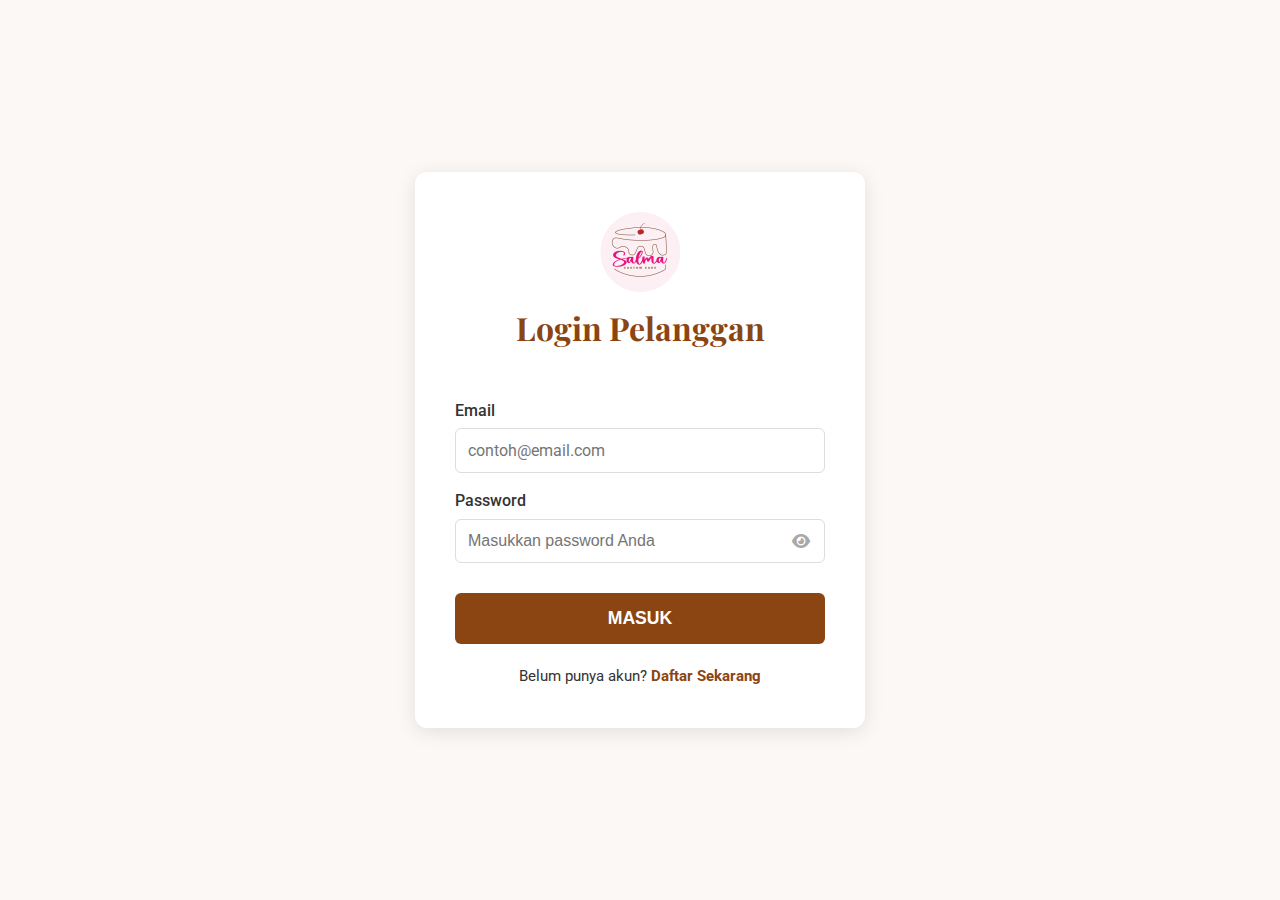
<file: login.html>
<!DOCTYPE html>
<html lang="id">
<head>
    <meta charset="UTF-8">
    <meta name="viewport" content="width=device-width, initial-scale=1.0">
    <title>Login</title>
    <link rel="icon" type="image/png" href="img/logo/logo.png">
    <link rel="stylesheet" href="font/Playfair_Display/PlayfairDisplay.css">
    <link rel="stylesheet" href="font/Roboto/Roboto.css">
    
    <link rel="stylesheet" href="https://cdnjs.cloudflare.com/ajax/libs/font-awesome/6.0.0-beta3/css/all.min.css">
    
    <link rel="stylesheet" href="css/style.css">
    <link rel="stylesheet" href="css/slider.css">
</head>
<body>

    <!-- <header>
        <a href="index.html" class="logo">🎂 Salma Cake Bakery</a>
        <nav>
            <a href="index.html">Home</a>
            <a href="about.html">About</a>
            <a href="form-order.html">Shop</a>
            <a href="gallery.html">Gallery</a>
            <a href="contact.html">Contact</a>
            <a href="login.html" class="account-icon active" title="Login / Akun Saya">
                <i class="fas fa-user-circle"></i>
            </a>
            <a href="https://wa.me/6281289899187" target="_blank" class="cta-button" title="Hubungi kami via WhatsApp">
                <i class="fab fa-whatsapp"></i> Chat Admin
            </a>
        </nav>
    </header> -->

    <main class="login-container">
        <div class="login-card">
             <!-- Logo yang mengarah ke home -->
            <a href="index.html" class="login-logo">
                <img src="img/logo/logo.png" alt="Salma Cake Bakery Logo">
            </a>
            <h1>Login Pelanggan</h1>
            <form id="loginForm">
                <label for="email">Email</label>
                <input type="email" id="email" name="email" placeholder="contoh@email.com" required>

                <label for="password">Password</label>
                <div class="password-container">
                    <input type="password" id="password" name="password" placeholder="Masukkan password Anda" required>
                    <i class="fas fa-eye toggle-password" id="togglePassword"></i>
                </div>

                <button type="submit">MASUK</button>
            </form>

            <div id="loginMessageContainer"></div>

            <p class="register-link">
                Belum punya akun? <a href="register.html">Daftar Sekarang</a>
            </p>
        </div>
    </main>

    <!-- <footer>
        <p>&copy; 2025 Salma Cake Bakery. All Rights Reserved.</p>
    </footer> -->

    <script>
        document.getElementById('togglePassword').addEventListener('click', function (e) {
            const passwordInput = document.getElementById('password');
            const type = passwordInput.getAttribute('type') === 'password' ? 'text' : 'password';
            passwordInput.setAttribute('type', type);
            this.classList.toggle('fa-eye-slash');
            this.classList.toggle('fa-eye');
        });

        // HTML Pesan Sukses 
        const successMessageHtml = `
            <div style="background-color: #e6ffe6; border: 1px solid #00b300; color: #008000; padding: 15px; border-radius: 8px; margin-top: 20px; transition: opacity 0.3s;">
                <strong>Login Berhasil!</strong> Anda akan dialihkan.
            </div>
        `;

        // Simulasi Logika Submit Form
        document.getElementById('loginForm').addEventListener('submit', function(e) {
            e.preventDefault();
            
            console.log("Login dicoba...");

            const loginCard = document.querySelector('.login-card');
            const messageContainer = document.getElementById('loginMessageContainer');
            
            // Tampilkan pesan simulasi sukses
            messageContainer.innerHTML = successMessageHtml;
            loginCard.querySelector('button').disabled = true;

            // Simulasi redirect setelah 2 detik
            // setTimeout(() => {
            //     // window.location.href = 'index.html'; // Uncomment this for actual redirect
            //     console.log("Simulasi dialihkan ke index.html");
                
            //     // Bersihkan pesan dan kembalikan tombol
            //     loginCard.querySelector('button').disabled = false;
            //     messageContainer.innerHTML = ''; // Hapus pesan
            // }, 2000);
            setTimeout(() => {
                localStorage.setItem("isLoggedIn", "true");
                window.location.href = 'index.html';
            }, 1000);
        });
    </script>
</body>
</html>
</file>
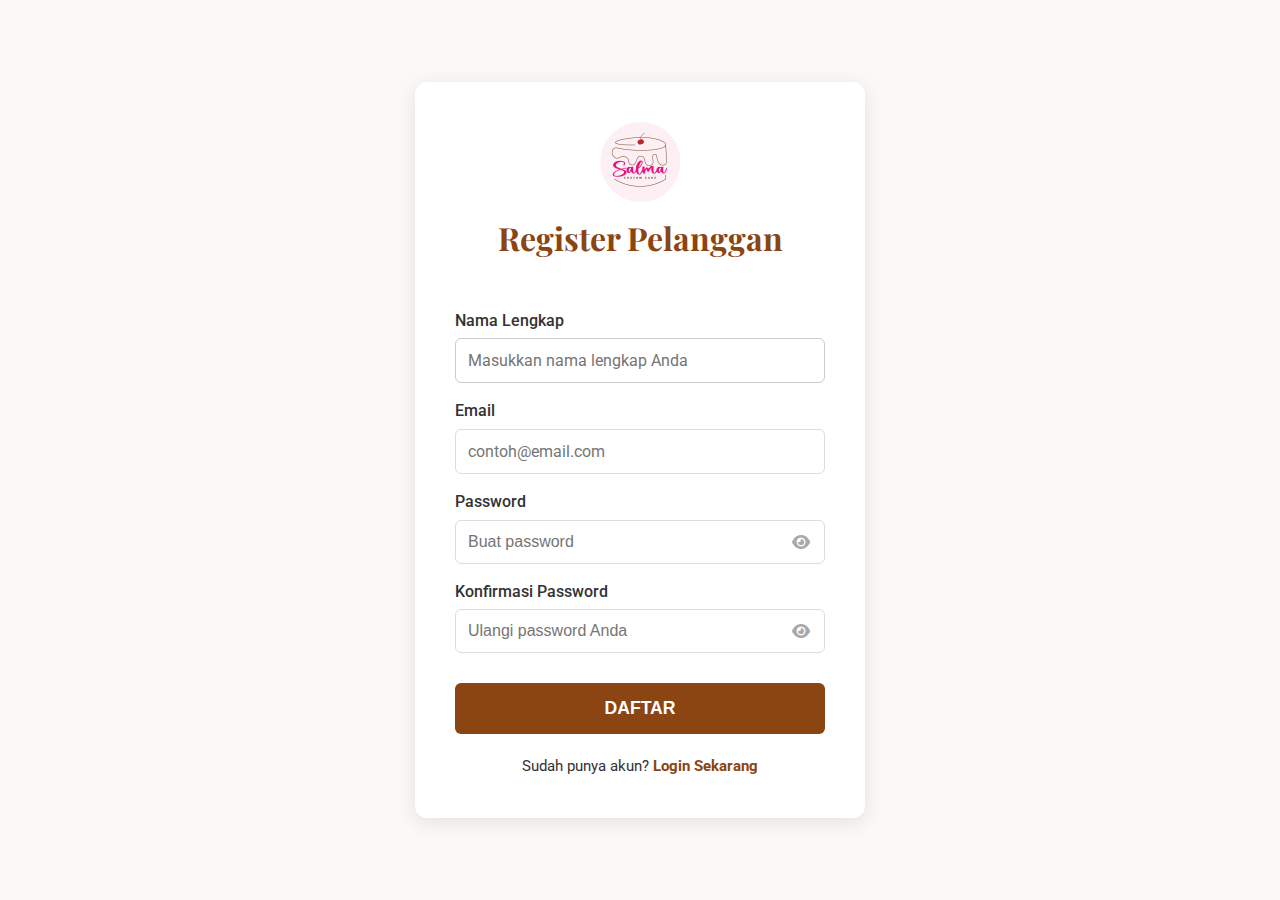
<file: register.html>
<!DOCTYPE html>
<html lang="id">
<head>
    <meta charset="UTF-8">
    <meta name="viewport" content="width=device-width, initial-scale=1.0">
    <title>Daftar Akun - Salma Cake Bakery</title>
    <link rel="icon" type="image/png" href="img/logo/logo.png">
    <link rel="stylesheet" href="font/Playfair_Display/PlayfairDisplay.css">
    <link rel="stylesheet" href="font/Roboto/Roboto.css">

    <link rel="stylesheet" href="https://cdnjs.cloudflare.com/ajax/libs/font-awesome/6.0.0-beta3/css/all.min.css">
    
    <link rel="stylesheet" href="css/style.css">
</head>
<body>

    <main class="login-container">
        <div class="login-card">
             <!-- Logo mengarah ke home -->
            <a href="index.html" class="login-logo">
                <img src="img/logo/logo.png" alt="Salma Cake Bakery Logo">
            </a>
            <h1>Register Pelanggan</h1>
            <form id="registerForm">
                <label for="name">Nama Lengkap</label>
                <input type="text" id="name" name="name" placeholder="Masukkan nama lengkap Anda" required>

                <label for="email">Email</label>
                <input type="email" id="email" name="email" placeholder="contoh@email.com" required>

                <label for="password">Password</label>
                <div class="password-container">
                    <input type="password" id="password" name="password" placeholder="Buat password" required>
                    <i class="fas fa-eye toggle-password" id="togglePassword"></i>
                </div>

                <label for="confirmPassword">Konfirmasi Password</label>
                <div class="password-container">
                    <input type="password" id="confirmPassword" name="confirmPassword" placeholder="Ulangi password Anda" required>
                    <i class="fas fa-eye toggle-password" id="toggleConfirmPassword"></i>
                </div>

                <button type="submit">DAFTAR</button>
            </form>

            <div id="registerMessageContainer"></div>

            <p class="register-link">
                Sudah punya akun? <a href="login.html">Login Sekarang</a>
            </p>
        </div>
    </main>

    <script>
        // Toggle password visibility
        document.querySelectorAll('.toggle-password').forEach(icon => {
            icon.addEventListener('click', function () {
                const input = this.previousElementSibling;
                const type = input.getAttribute('type') === 'password' ? 'text' : 'password';
                input.setAttribute('type', type);
                this.classList.toggle('fa-eye-slash');
            });
        });

        // Pesan sukses
        const successMessageHtml = `
            <div style="background-color: #e6ffe6; border: 1px solid #00b300; color: #008000; padding: 15px; border-radius: 8px; margin-top: 20px;">
                <strong>Pendaftaran Berhasil!</strong> Anda akan dialihkan ke halaman login.
            </div>
        `;

        // Simulasi submit register
        document.getElementById('registerForm').addEventListener('submit', function(e) {
            e.preventDefault();

            const password = document.getElementById('password').value;
            const confirmPassword = document.getElementById('confirmPassword').value;
            const messageContainer = document.getElementById('registerMessageContainer');

            if (password !== confirmPassword) {
                messageContainer.innerHTML = `
                    <div style="background-color: #ffe6e6; border: 1px solid #ff4d4d; color: #b30000; padding: 15px; border-radius: 8px; margin-top: 20px;">
                        <strong>Gagal!</strong> Password tidak sama.
                    </div>
                `;
                return;
            }

            messageContainer.innerHTML = successMessageHtml;
            document.querySelector('button').disabled = true;

           setTimeout(() => {
                window.location.href = 'login.html'; // aktifkan untuk redirect beneran
            }, 2000);
        });
    </script>
</body>
</html>
</file>
<file: font/Playfair_Display/PlayfairDisplay.css>
/* Playfair Display Regular (Jika menggunakan file PlayfairDisplay-Regular.ttf) */
@font-face {
  font-family: 'Playfair Display';
  font-style: normal;
  font-weight: 400;
  src: url('PlayfairDisplay-Regular.ttf') format('truetype');
}

/* Playfair Display Bold (Jika menggunakan file PlayfairDisplay-Bold.ttf) */
@font-face {
  font-family: 'Playfair Display';
  font-style: normal;
  font-weight: 700;
  src: url('PlayfairDisplay-Bold.ttf') format('truetype');
}
</file>
<file: font/Roboto/Roboto.css>
/* Roboto Regular (Jika menggunakan file Roboto-Regular.ttf) */
@font-face {
  font-family: 'Roboto';
  font-style: normal;
  font-weight: 400;
  src: url('Roboto-Regular.ttf') format('truetype');
}

/* Roboto Medium (Jika menggunakan file Roboto-Medium.ttf) */
@font-face {
  font-family: 'Roboto';
  font-style: normal;
  font-weight: 500;
  src: url('Roboto-Medium.ttf') format('truetype');
}

/* Roboto Bold (Jika menggunakan file Roboto-Bold.ttf) */
@font-face {
  font-family: 'Roboto';
  font-style: normal;
  font-weight: 700;
  src: url('Roboto-Bold.ttf') format('truetype');
}
</file>
<file: css/style.css>
/* 1. DEFINISI VARIABEL CSS GLOBAL (Custom Properties) */
:root {
    --primary-color: #8B4513; /* Cokelat Tua */
    --secondary-color: #EAC964; /* Emas/Kuning Kecoklatan (Aksen) */
    --accent-color: #A9A9A9; /* Abu-abu (Garis/Batas) */
    --text-dark: #333333;
    --text-light: #ffffff;
    --bg-light: #FBF8F5; /* Background sangat terang */
    --bg-card: #ffffff;
    --bg-dark: #8B4513;
    --font-serif: 'Playfair Display', serif;
    --font-sans: 'Roboto', sans-serif;
    --border-radius-main: 12px;
    --transition-speed: 0.3s;
}

/* 2. STYLING DASAR (RESET) */
* {
    margin: 0;
    padding: 0;
    box-sizing: border-box;
}

body {
    font-family: var(--font-sans);
    color: var(--text-dark);
    line-height: 1.6;
    background-color: var(--bg-light);
    min-height: 100vh;
    display: flex;
    flex-direction: column;
}

a {
    text-decoration: none;
    color: var(--primary-color);
    transition: color var(--transition-speed);
}

a:hover {
    color: var(--secondary-color);
}

h1, h2, h3 {
    font-family: var(--font-serif);
    margin-bottom: 0.5em;
    color: var(--primary-color);
}

main {
    padding: 30px 20px;
    max-width: 1300px;
    margin: 0 auto;
    width: 100%;
    flex-grow: 1;
}

/* 3. HEADER & NAVIGASI */
header {
    background-color: var(--bg-card);
    border-bottom: 1px solid rgba(0, 0, 0, 0.05);
    padding: 15px 60px;
    display: flex;
    justify-content: space-between;
    align-items: center;
    box-shadow: 0 1px 3px rgba(0, 0, 0, 0.05);
    position: sticky;
    top: 0;
    z-index: 100;
}

.logo {
    font-family: var(--font-serif);
    font-size: 2em;
    font-weight: 700;
    color: var(--primary-color);
    letter-spacing: 0.5px;
}

nav a {
    margin-left: 25px;
    padding: 10px 18px;
    /* PERBAIKAN FONT NAVBAR DITAMBAHKAN KEMBALI */
    font-family: var(--font-sans); 
    font-weight: 500;
    border-radius: var(--border-radius-main);
    transition: background-color var(--transition-speed), color var(--transition-speed);
}

nav a:not(.cta-button):hover,
nav a.active:not(.cta-button) {
    color: var(--text-light);
    background-color: var(--primary-color);
}

.cta-button {
    background-color: var(--secondary-color);
    color: var(--text-dark);
    padding: 10px 20px;
    font-weight: 700;
    border: 2px solid var(--secondary-color);
}

.cta-button:hover {
    background-color: var(--primary-color);
    color: var(--text-light);
    border-color: var(--primary-color);
}

/* 4. FOOTER */
footer {
    padding: 30px 20px;
    background-color: var(--bg-dark); /* Latar belakang gelap */
    color: var(--text-light);
    font-size: 0.9em;
    margin-top: 0;
}

.footer-grid {
    display: grid;
    grid-template-columns: 2fr 2fr; /* Kolom 1: Jam, Kolom 2: Logo */
    max-width: 1300px;
    margin: 0 auto;
    gap: 40px;
    align-items: start;
    text-align: left;
}

.footer-grid h3 {
    font-family: var(--font-serif);
    font-size: 2.5em;
    font-weight: 700;
    text-transform: none;
    color: var(--secondary-color); /* Judul menggunakan warna aksen */
    margin-bottom: 10px;
    margin-left: 80px;
    letter-spacing: 1px;
}

/* Kolom Jam Kerja */
.working-hours p {
    margin-left: 80px;
    margin-bottom: 5px;
    font-size: 0.9em;
    line-height: 1.4;
    color: #ccc;
}

.note-disclaimer {
    display: block;
    margin-left: 80px;
    margin-top: 15px;
    color: #fdfdfd;
    font-size: 0.8em;
}

/* Kolom Socmed (Logo & Deskripsi) */
.footer-socmed {
    display: flex;
    flex-direction: column;
    align-items: center;
    text-align: center;
    padding: 0 40px;
    border-left: 1px solid rgba(255, 255, 255, 0.1);
}

.footer-logo {
    font-family: var(--font-serif);
    font-size: 2.5em;
    font-weight: 700;
    color: var(--text-light);
    transition: color var(--transition-speed);
    margin-bottom: 10px;
}

.footer-logo:hover {
    color: var(--secondary-color);
}

.footer-description {
    font-size: 0,9em;
    line-height: 1.6;
    color: #aaa;
    margin-bottom: 25px;
    max-width: 400px;
}

.social-icons {
    margin-bottom: 20px;
}

.social-icons a {
    color: var(--text-light);
    font-size: 1.2em;
    margin: 0 8px;
    padding: 10px;
    border: 1px solid rgba(255, 255, 255, 0.2);
    border-radius: 50%;
    transition: background-color var(--transition-speed), color var(--transition-speed);
}

.social-icons a:hover {
    background-color: var(--secondary-color);
    color: var(--bg-dark);
    border-color: var(--secondary-color);
}

.copyright {
    background-color: #421e07;
    color: #f5f4f4;
    font-size: 0.8em;
    text-align: center;
    width: 100%;
}


/* 5. HOMEPAGE (index.html) */
#hero {
    background: linear-gradient(rgba(251, 248, 245, 0.6), rgba(251, 248, 245, 0.8)), url('img/bg.jpeg'); 
    background-size: cover;
    background-position: center;
    padding: 80px 50px;
    text-align: center;
    margin-bottom: 20px;
    border-radius: var(--border-radius-main);
    background-color: #f7f1ea;
}

#hero h1 {
    font-size: 3.5em;
    color: var(--primary-color);
    text-shadow: 1px 1px 2px rgba(255, 255, 255, 0.8);
}

#hero p {
    font-size: 1.2em;
    margin-bottom: 25px;
}

.cta-large {
    display: inline-block;
    background-color: var(--primary-color);
    color: var(--text-light);
    padding: 18px 40px;
    margin-top: 20px;
    font-size: 1.2em;
    font-weight: bold;
    border-radius: 50px;
    letter-spacing: 1px;
    box-shadow: 0 4px 8px rgba(0, 0, 0, 0.1);
    transition: all var(--transition-speed);
}

.cta-large:hover {
    background-color: var(--secondary-color);
    color: var(--text-dark);
    transform: translateY(-3px);
    box-shadow: 0 6px 12px rgba(0, 0, 0, 0.15);
}

#about {
    display: grid;
    grid-template-columns: 2fr 1fr;
    gap: 40px;
    align-items: center;
    margin-top: 50px;
}

.section-title {
  margin-bottom: 35px;
}
.section-title span {
  color: var(--primary-color);
  font-size: 20px;
  font-weight: 600;
  text-transform: uppercase;
  letter-spacing: 4px;
  display: block;
  margin-bottom: 10px;
}
.section-title h2 {
  font-size: 46px;
  color: #111111;
  line-height: 60px;
  font-weight: 700;
  font-style: italic;
  font-family: "Playfair Display", serif;
}

.set-bg {
  background-repeat: no-repeat;
  background-size: cover;
  background-position: top center;
}

.spad {
  padding-top: 50px;
  padding-bottom: 50px;
}
 
.info-card {
    border: 3px solid var(--secondary-color);
    background-color: var(--bg-card);
    padding: 30px;
    border-radius: var(--border-radius-main);
    text-align: center;
    box-shadow: 0 2px 8px rgba(0, 0, 0, 0.05);
}

#gallery-preview {
    text-align: center;
    margin-top: 50px;
}

.katalog-grid-preview {
    display: flex;
    gap: 20px;
    justify-content: center;
    margin-top: 30px;
}

.preview-item {
    display: block;
    width: 30%;
    max-width: 300px;
    border-radius: var(--border-radius-main);
    overflow: hidden;
    box-shadow: 0 2px 8px rgba(0, 0, 0, 0.1);
    transition: transform var(--transition-speed);
}

.preview-item:hover {
    transform: scale(1.05);
}

.preview-item img {
    width: 100%;
    height: 350px;
    object-fit: cover;
    display: block;
}

.preview-item span {
    display: block;
    padding: 10px;
    background-color: var(--primary-color);
    color: var(--text-light);
    font-weight: 500;
}

/* 6. TESTIMONIAL SLIDER (style-slider.css) */
#testimonials {
    padding: 20px 0;
    margin-top: 50px;
}

.slider-container {
    max-width: 1200px;
    margin: 0 auto;
    position: relative;
    padding: 0 40px;
}

.card-slider {
    display: flex;
    overflow-x: scroll;
    scroll-behavior: smooth;
    padding: 20px 0;
    gap: 25px;
    -ms-overflow-style: none;
    scrollbar-width: none;
}

.card-slider::-webkit-scrollbar {
    display: none;
}

.card.testimonial-card {
    min-width: 350px;
    flex-shrink: 0; 
    background-color: var(--bg-card);
    padding: 30px;
    border-radius: var(--border-radius-main);
    box-shadow: 0 4px 10px rgba(0, 0, 0, 0.08);
    border-top: 5px solid var(--secondary-color);
}

.testimonial-card .quote {
    font-style: italic;
    margin-bottom: 15px;
    line-height: 1.5;
    color: var(--text-dark);
}

.testimonial-card .author {
    font-weight: 700;
    color: var(--primary-color);
    text-align: right;
    margin-top: 10px;
}

/* Tombol Navigasi Slider Testimonial */
.slider-button {
    position: absolute;
    top: 50%;
    transform: translateY(-50%);
    background: var(--primary-color);
    color: var(--text-light);
    border: none;
    padding: 15px;
    cursor: pointer;
    z-index: 10;
    border-radius: 50%;
    transition: background var(--transition-speed), transform var(--transition-speed);
    box-shadow: 0 2px 5px rgba(0, 0, 0, 0.2);
}

.slider-button:hover {
    background: var(--secondary-color);
    color: var(--text-dark);
    transform: translateY(-50%) scale(1.05);
}

#slideLeft {
    left: 0;
}

#slideRight {
    right: 0;
}


/* 7. GALLERY PAGE (gallery.html) */
.katalog-filter {
    text-align: center;
    margin-bottom: 40px;
}

.katalog-filter button {
    background-color: var(--bg-card);
    color: var(--primary-color);
    border: 1px solid var(--accent-color);
    padding: 10px 25px;
    margin: 5px;
    cursor: pointer;
    border-radius: 25px;
    font-weight: 500;
    transition: all var(--transition-speed);
}

.katalog-filter button:hover,
.katalog-filter button.active {
    background-color: var(--primary-color);
    color: var(--text-light);
    border-color: var(--primary-color);
}

.katalog-grid {
    display: grid;
    grid-template-columns: repeat(auto-fit, minmax(300px, 1fr));
    gap: 30px;
}

.gallery-content h1 {
    text-align: center;
    margin-bottom: 30px;
    color: var(--primary-color);
}

.gallery-item {
    background-color: var(--bg-card);
    border-radius: var(--border-radius-main);
    overflow: hidden;
    box-shadow: 0 4px 12px rgba(0, 0, 0, 0.08);
    transition: transform var(--transition-speed), box-shadow var(--transition-speed);
}

.gallery-item:hover {
    transform: translateY(-5px);
    box-shadow: 0 10px 20px rgba(0, 0, 0, 0.15);
}

.gallery-item p {
    padding: 8px 10px;
    text-align: center;
    font-weight: 500;
    background-color: var(--bg-light);
}


.image-carousel-mini {
    position: relative; 
    width: 100%;
    /* Mengubah tinggi mutlak menjadi aspect-ratio agar responsif */
    aspect-ratio: 3 / 4; 
    overflow: hidden; 
    border-top-left-radius: var(--border-radius-main);
    border-top-right-radius: var(--border-radius-main);
}
/* Menghapus height: 500px yang lama dari .image-carousel-mini */


.image-stack {
    display: flex;
    overflow-x: hidden;
    scroll-behavior: smooth;
    height: 100%;
}

.image-stack img {
    min-width: 100%;
    flex-shrink: 0;
    height: 100%;
    object-fit: cover;
}

.carousel-controls {
    position: absolute;
    top: 50%;
    width: 100%;
    display: flex;
    justify-content: space-between;
    transform: translateY(-50%);
    padding: 0 10px;
}

.carousel-controls button {
    background: rgba(139, 69, 19, 0.7);
    color: white;
    border: none;
    padding: 8px 12px;
    cursor: pointer;
    font-size: 1.2em;
    border-radius: 5px;
    transition: background 0.3s;
    z-index: 5; 
}

.carousel-controls button:hover {
    background: var(--secondary-color);
    color: var(--primary-color);
}

/* ===== GALLERY PREVIEW ===== */
.katalog-grid-preview {
  display: grid;
  grid-template-columns: repeat(auto-fit, minmax(250px, 1fr));
  gap: 25px;
  margin-top: 30px;
  justify-items: center;
}

.katalog-grid-preview .preview-item {
  position: relative;
  overflow: hidden;
  background: #fff;
  border-radius: 14px;
  box-shadow: 0 4px 10px rgba(0,0,0,0.08);
  transition: transform 0.3s ease;
  text-decoration: none;
  color: inherit;
}

/* Gambar produk */
.katalog-grid-preview .preview-image-wrapper img {
  width: 100%;
  display: block;
  border-top-left-radius: 14px;
  border-top-right-radius: 14px;
  transition: transform 0.3s ease;
}

.katalog-grid-preview .preview-item:hover .preview-image-wrapper img {
  transform: scale(1.05);
}

.katalog-grid-preview .preview-image-wrapper {
  overflow: visible !important;
}

.katalog-grid-preview .preview-info {
  background: #fff;
  text-align: center;
  padding: 16px 10px 28px; /* ruang bawah sedikit dikurangi */
  display: flex;
  flex-direction: column;
  justify-content: center;
  align-items: center;
  position: relative;
}

.katalog-grid-preview .preview-info span:first-child {
  display: block;
  font-weight: 600;
  color: #000;
  margin-bottom: 8px;
}

.katalog-grid-preview .preview-price-action {
  position: absolute;
  bottom: 15px;
  left: 0;
  width: 100%;
  z-index: 10;
  text-align: center;
  background: #fff;
}

.katalog-grid-preview .price-text {
  display: block;
  font-weight: 700;
  color: #000;
  margin-bottom: 4px;
}

/* Efek hover untuk "Pesan Sekarang" */
.katalog-grid-preview .action-text {
  opacity: 0;
  transform: translateY(5px);
  transition: all 0.3s ease;
  color: #b8860b; /* warna emas */
  font-weight: 600;
}

.katalog-grid-preview .preview-item:hover .action-text {
  opacity: 1;
  transform: translateY(0);
}


.preview-item {
  position: relative;
  width: 100%;
  /* aspect-ratio: 3 / 4;  ini jaga bentuk kotak tetap proporsional */
  border-radius: var(--border-radius-main);
  overflow: hidden;
  box-shadow: 0 4px 12px rgba(0, 0, 0, 0.1);
  cursor: pointer;
  background-color: var(--bg-card, #fff);
  transition: transform var(--transition-speed), box-shadow var(--transition-speed);
  display: flex; /* pastikan a/div tampil block penuh */
  flex-direction: column;
  text-decoration: none;
  color: inherit;
}

.preview-item:hover {
  transform: translateY(-5px);
  box-shadow: 0 10px 20px rgba(0, 0, 0, 0.15);
}

.preview-image-wrapper {
  position: relative;
  width: 100%;
  aspect-ratio: 3 / 4; /* Menjaga rasio aspek gambar */
  overflow: hidden;
  border-radius: var(--border-radius-main);
}

.preview-item img {
  width: 100%;
  height: 100%;
  object-fit: cover;
  transition: transform 0.4s ease, filter 0.4s ease;
}

.preview-item:hover img {
  transform: scale(1.05);
  filter: brightness(0.9);
}

/* Keterangan di bawah gambar */
.preview-info {
    padding: 10px 15px 15px 15px;
    display: flex;
    flex-direction: column;
    align-items: flex-start; /* Teks rata kiri */
    width: 100%;
    background-color: transparent !important;
}

.preview-info span { /* Nama kue */
    font-size: 1.1em;
    font-weight: 600;
    margin-bottom: 5px;
    color: var(--text-dark, #333); /* Pastikan warna teks terlihat */
    background-color: transparent !important;
}

.preview-price-action { /* Wrapper harga dan tombol */
    height: 1.4em;
    overflow: hidden;
    font-size: 1em;
    font-weight: 500;
    color: var(--secondary-color, #f00);
    transition: color 0.3s ease;
    cursor: pointer;
    position: relative;
    display: block;
    background-color: transparent !important;
}

/* Efek underline saat hover di area item */
.preview-item:hover .preview-price-action {
    color: var(--primary-color); /* Ubah warna saat hover */
}

.price-text, .action-text { /* Teks harga dan action */
    transition: opacity 0.3s ease, transform 0.3s ease;
    display: block;
    width: 100%;
    line-height: 1em;
}

.action-text { /* Pesan Sekarang */
    position: absolute;
    top: 0;
    left: 0;
    opacity: 0; /* Sembunyikan 'Pesan Sekarang' secara default */
    transform: translateY(120%); /* Geser ke bawah */
    text-decoration: underline; /* Tambahkan underline ke teks 'Pesan Sekarang' */
    color: var(--primary-color, #007bff) !important; /* Pastikan warna 'Pesan Sekarang' terlihat */
}

/* Overlay hover effect */
.preview-overlay {
  position: absolute;
  inset: 0;
  background: rgba(0, 0, 0, 0.45);
  color: var(--text-light);
  display: flex;
  flex-direction: column;
  align-items: center;
  justify-content: center;
  opacity: 0;
  transition: opacity 0.3s ease;
} 

.preview-item:hover .preview-overlay {
  opacity: 1;
}

/* Text dan tombol di dalam hover  */
.preview-overlay span {
  font-size: 1.1em;
  font-weight: 600;
  margin-bottom: 12px;
  text-shadow: 0 2px 5px rgba(0, 0, 0, 0.3);
} 

/* Saat item di-hover */
.preview-item:hover .price-text {
    opacity: 0;
    transform: translateY(-120%);
}

.preview-item:hover .action-text {
    opacity: 1; /* Tampilkan 'Pesan Sekarang' */
    transform: translateY(0); 
}

.preview-btn {
  background-color: var(--secondary-color);
  color: var(--text-dark);
  border: none;
  padding: 10px 22px;
  border-radius: 25px;
  font-weight: 600;
  cursor: pointer;
  transition: background 0.3s ease, transform 0.2s ease;
}

.preview-btn:hover {
  background-color: var(--primary-color);
  color: var(--text-light);
  transform: scale(1.05);
}

/* 8. FORM, CHECKOUT, & ABOUT PAGES */

/* About Page (about.html) */
.about-content {
    background-color: var(--bg-card);
    padding: 50px 70px;
    border-radius: var(--border-radius-main);
    box-shadow: 0 0 20px rgba(0, 0, 0, 0.05);
}

.about-content h1 {
    font-size: 2.5em;
    text-align: center;
    margin-bottom: 10px;
}

.story-section {
    margin-top: 40px;
    padding: 20px 0;
    border-bottom: 1px dashed var(--accent-color);
}

.story-section:last-of-type {
    border-bottom: none;
    margin-bottom: 40px;
}

.story-section h2 {
    color: var(--secondary-color);
    margin-bottom: 15px;
}

.story-section p {
    margin-bottom: 15px;
    font-size: 1.05em;
    line-height: 1.7;
}

.cta-about {
    text-align: center;
    padding-top: 30px;
}

.cta-about p {
    font-size: 1.2em;
    font-family: var(--font-serif);
    color: var(--primary-color);
}

/* Contact Page (contact.html) */
.contact-content {
    background-color: var(--bg-card);
    padding: 40px;
    border-radius: var(--border-radius-main);
    box-shadow: 0 0 20px rgba(0, 0, 0, 0.05);
}

.contact-content h1 {
    text-align: center;
    margin-bottom: 30px;
    color: var(--primary-color);
}

.contact-grid {
    display: grid;
    grid-template-columns: 1.5fr 1fr;
    gap: 40px;
}

.form-container, .info-map-container {
    padding: 20px;
    border-radius: var(--border-radius-main);
}

.info-card-contact h3 {
    color: var(--secondary-color);
    border-bottom: 1px solid var(--secondary-color);
    padding-bottom: 5px;
    margin-top: 25px;
    margin-bottom: 10px;
}

.info-card-contact p {
    margin-bottom: 15px;
}

.map-placeholder {
    margin-top: 30px;
    padding-top: 20px;
    border-top: 1px solid #eee;
}

.map-placeholder iframe {
    width: 100%; 
    height: 250px;
    border: 0;
    display: block;
    border-radius: var(--border-radius-main);
}

.map-caption {
    font-size: 0.85em;
    color: #888;
    text-align: center;
    margin-top: 10px;
}

/* Form & Checkout Styling (form-order.html & checkout.html) */
.form-content, .checkout-content {
    background-color: var(--bg-card);
    padding: 40px;
    border-radius: var(--border-radius-main);
    box-shadow: 0 0 20px rgba(0, 0, 0, 0.05);
}

.form-content h1, .checkout-content h1 {
    text-align: center;
    margin-bottom: 35px;
    color: var(--secondary-color);
    text-shadow: 0 0 1px var(--primary-color);
}

fieldset {
    border: 1px solid #ddd;
    padding: 30px;
    margin-bottom: 30px;
    border-radius: var(--border-radius-main);
}

legend {
    font-size: 1.3em;
    font-weight: bold;
    color: var(--primary-color);
    padding: 0 15px;
}

label {
    display: block;
    margin-top: 18px;
    margin-bottom: 8px;
    font-weight: 500;
}

input[type="text"],
input[type="tel"],
input[type="email"],
input[type="date"],
select,
textarea {
    width: 100%;
    padding: 12px;
    border: 1px solid #ccc;
    border-radius: 6px;
    font-family: var(--font-sans);
    font-size: 1em;
    transition: border-color var(--transition-speed);
}

input:focus, select:focus, textarea:focus {
    border-color: var(--primary-color);
    outline: none;
    box-shadow: 0 0 5px rgba(139, 69, 19, 0.2);
}

fieldset input[type="checkbox"],
fieldset input[type="radio"] {
    width: auto;
    margin-right: 8px;
}

/* Ringkasan Harga */
#ringkasan_harga, #checkoutSummary {
    border: 3px dashed var(--primary-color);
    padding: 25px;
    border-radius: var(--border-radius-main);
    background-color: #F8EFE4;
    margin-top: 30px;
}

#ringkasan_harga p, #checkoutSummary p {
    margin: 5px 0;
}

#ringkasan_harga h3, #checkoutSummary h2 {
    color: var(--primary-color);
    font-family: var(--font-sans);
    font-weight: 700;
    margin-bottom: 10px;
    border-bottom: 1px solid var(--primary-color);
    padding-bottom: 5px;
}

#total_estimasi, #checkout_total {
    font-family: var(--font-serif);
    font-size: 1.8em;
    color: var(--primary-color);
    font-weight: bold;
}

.notif-custom {
    color: #b30000;
    font-style: italic;
    margin-top: 15px;
    font-size: 0.9em;
    border-top: 1px dashed #ccc;
    padding-top: 10px;
}

/* Checkout Page Specific */
#checkoutSummary table {
    margin-top: 15px;
    width: 100%;
    text-align: left;
}

#checkoutSummary th, #checkoutSummary td {
    padding: 5px 0;
}

#checkoutSummary th {
    width: 40%;
    color: var(--secondary-color);
    font-weight: 700;
}

.total-harga {
    text-align: right;
    font-size: 1.3em;
    margin-top: 25px;
    font-weight: 700;
}

.warning-note {
    font-size: 0.9em;
    color: #666;
    margin-top: 15px;
    border-top: 1px solid #eee;
    padding-top: 10px;
}


/* 8.LOGIN PAGE STYLING (login.html) */
.login-container {
    display: flex;
    justify-content: center;
    align-items: center;
    padding: 50px 20px;
    flex-grow: 1; 
}

.login-card {
    background-color: var(--bg-card);
    padding: 40px;
    border-radius: var(--border-radius-main);
    box-shadow: 0 4px 20px rgba(0, 0, 0, 0.1);
    width: 100%;
    max-width: 450px;
    text-align: left;
}

.login-card h1 {
    text-align: center;
    color: var(--primary-color);
    margin-bottom: 30px;
    font-size: 2em;
}

.login-card form {
    display: flex;
    flex-direction: column;
}

.login-card label {
    margin-top: 15px;
    margin-bottom: 5px;
    font-weight: 500;
}

.login-card input[type="email"],
.login-card input[type="password"] {
    width: 100%; 
    padding: 12px;
    border: 1px solid #ddd;
    border-radius: 6px;
    font-size: 1em;
    transition: border-color var(--transition-speed);
}

.login-logo {
    display: flex;
    justify-content: center;
    margin-bottom: 10px;
}

.login-logo img {
    width: 80px; /* bisa ubah sesuai ukuran logo kamu */
    height: auto;
    transition: transform 0.3s ease;
}

.login-logo:hover img {
    transform: scale(1.05);
}


.password-container {
    position: relative;
}

.password-container input[type="password"] {
    padding-right: 45px; 
}

.toggle-password {
    position: absolute;
    right: 15px; /* Jarak dari sisi kanan box */
    top: 50%;
    transform: translateY(-50%);
    cursor: pointer;
    color: var(--accent-color);
    transition: color var(--transition-speed);
    z-index: 2; /* Memastikan ikon di atas input */
}

.toggle-password:hover {
    color: var(--primary-color);
}

.login-card button[type="submit"] {
    background-color: var(--primary-color);
    color: var(--text-light);
    border: none;
    padding: 15px;
    margin-top: 30px;
    border-radius: 6px;
    font-size: 1.1em;
    font-weight: bold;
    cursor: pointer;
    transition: background-color var(--transition-speed), transform var(--transition-speed);
}

.login-card button[type="submit"]:hover {
    background-color: var(--secondary-color);
    color: var(--text-dark);
    transform: translateY(-1px);
}

.register-link {
    text-align: center;
    margin-top: 20px;
    font-size: 0.95em;
}

.register-link a {
    font-weight: 700;
}


/* 9. RESPONSIVE DESIGN (Media Queries) */
@media (max-width: 992px) {
    #about, .contact-grid {
        grid-template-columns: 1fr;
    }
    
    .katalog-grid-preview {
        flex-direction: column;
        align-items: center;
    }

    .preview-item {
        width: 80%;
    }
    
    .contact-grid {
        grid-template-columns: 1fr;
    }
    
    /* Responsive Footer */
    .footer-grid {
        grid-template-columns: 1fr; /* Stack semua kolom footer */
        text-align: center;
    }

    .footer-socmed {
        border-left: none;
        border-right: none;
        border-top: 1px solid rgba(255, 255, 255, 0.1);
        border-bottom: 1px solid rgba(255, 255, 255, 0.1);
        padding: 30px 20px;
        margin: 20px 0;
    }
}

@media (max-width: 768px) {
    header {
        flex-direction: column;
        padding: 15px 20px;
    }

    .logo {
        font-size: 1.5em;
    }

    nav {
        margin-top: 10px;
        display: flex;
        flex-wrap: wrap;
        justify-content: center;
    }

    nav a {
        margin: 5px;
    }

    #hero {
        padding: 60px 20px;
    }

    #hero h1 {
        font-size: 2.5em;
    }

    .form-content, .checkout-content, .about-content, .contact-content, .login-card {
        padding: 20px;
    }
    
    /* Testimonial Slider: Sembunyikan tombol di layar kecil agar user scroll manual */
    .slider-button {
        display: none;
    }
    .slider-container {
        padding: 0 20px;
    }
    .card.testimonial-card {
        min-width: 90%;
    }
}

/* 10. Logo Navbar Hover Effect */
.logo {
  display: flex;
  align-items: center;
  font-family: 'Playfair Display', serif;
  font-size: 1.3rem;
  text-decoration: none;
  color: #333;
}

.logo-img {
  width: 50px;/* sesuaikan ukurannya */
  height: auto;
  margin-right: 8px;
}

/* 11. Account Page */
.account-page {
  min-height: 90vh;
  background: linear-gradient(to bottom, #fffdf8, #f6f1e9);
  display: flex;
  flex-direction: column;
  align-items: center;
  padding: 3rem 1rem;
}

.account-page h1 {
  font-family: "Playfair Display", serif;
  color: #6b4226; /* coklat tua elegan */
  font-size: 2.2rem;
  margin-bottom: 2rem;
  text-align: center;
}

.profile-form {
  width: 100%;
  max-width: 550px;
  display: flex;
  flex-direction: column;
  gap: 1.2rem;
}

.form-group label {
  font-weight: 600;
  color: #4b3b2c;
  display: block;
  margin-bottom: 6px;
}

.form-group input,
.form-group textarea {
  width: 100%;
  padding: 10px 14px;
  border: 1px solid #d2b48c; /* warna keemasan lembut */
  border-radius: 10px;
  font-family: "Roboto", sans-serif;
  background-color: #fff;
  box-shadow: 0 3px 6px rgba(107, 66, 38, 0.05);
  transition: all 0.3s ease;
}

.form-group input:focus,
.form-group textarea:focus {
  outline: none;
  border-color: #b8860b; /* gold tua */
  box-shadow: 0 0 8px rgba(184, 134, 11, 0.3);
}

/* tombol */
.save-btn {
  background-color: #b8860b;
  color: #fff;
  font-weight: bold;
  border: none;
  border-radius: 10px;
  padding: 0.9rem;
  cursor: pointer;
  transition: 0.3s;
}

.save-btn:hover {
  background-color: #a07309;
}

.logout-btn {
  background-color: transparent;
  border: 2px solid #6b4226;
  color: #6b4226;
  border-radius: 10px;
  padding: 0.9rem;
  font-weight: bold;
  cursor: pointer;
  transition: 0.3s;
}

.logout-btn:hover {
  background-color: #f6ede1;
}
</file>
<file: css/slider.css>
/* 1. styling khusus untuk bagian testimonial */
#testimonials {
    padding: 20px 0;
    margin-top: 50px;
}

.slider-container {
    max-width: 1200px;
    margin: 0 auto;
    position: relative; /* penting untuk posisi tombol */
    padding: 0 40px; /* memberi ruang untuk tombol di samping */
}

/* 2. card slider utama (scroll horizontal) */
.card-slider {
    display: flex; /* menampilkan kartu secara horizontal */
    overflow-x: scroll; /* diubah menjadi 'scroll' agar mouse wheel berfungsi konsisten */
    scroll-behavior: smooth; /* membuat transisi scroll halus */
    padding: 20px 0;
    gap: 25px; /* jarak antar kartu */
    
    /* perbaikan 4: mouse scroll/smooth scroll */
    -webkit-overflow-scrolling: touch; /* untuk ios/mobile smoothness */
    scroll-snap-type: x mandatory; /* memastikan scroll berhenti tepat di kartu */
    cursor: grab; /* memberi indikasi bahwa elemen bisa di drag/scroll */
}

/* menyembunyikan scrollbar bawaan browser */
.card-slider::-webkit-scrollbar {
    display: none;
}
.card-slider {
    -ms-overflow-style: none; /* ie and edge */
    scrollbar-width: none; /* firefox */
}

/* 3. styling kartu testimonial */
.card.testimonial-card {
    min-width: 350px; /* ukuran kartu testimoni */
    flex-shrink: 0; 
    background-color: var(--bg-card);
    padding: 30px;
    border-radius: var(--border-radius-main);
    box-shadow: 0 4px 10px rgba(0, 0, 0, 0.08);
    border-top: 5px solid var(--secondary-color);
    scroll-snap-align: start; /* titik snap scroll */
}

.testimonial-card .quote {
    font-style: italic;
    margin-bottom: 15px;
    line-height: 1.5;
    color: var(--text-dark);
}

.testimonial-card .author {
    font-weight: 700;
    color: var(--primary-color);
    text-align: right;
    margin-top: 10px;
}

/* 4. tombol navigasi slider */
.slider-button {
    position: absolute;
    top: 50%;
    transform: translateY(-50%);
    background: var(--primary-color);
    color: var(--text-light);
    border: none;
    padding: 15px;
    cursor: pointer;
    z-index: 10;
    border-radius: 50%;
    transition: background var(--transition-speed), transform var(--transition-speed);
    box-shadow: 0 2px 5px rgba(0, 0, 0, 0.2);
}

.slider-button:hover {
    background: var(--primary-color);
    transform: translateY(-50%) scale(1.05);
}

#slideLeft {
    left: 0;
}

#slideRight {
    right: 0;
}
</file>
